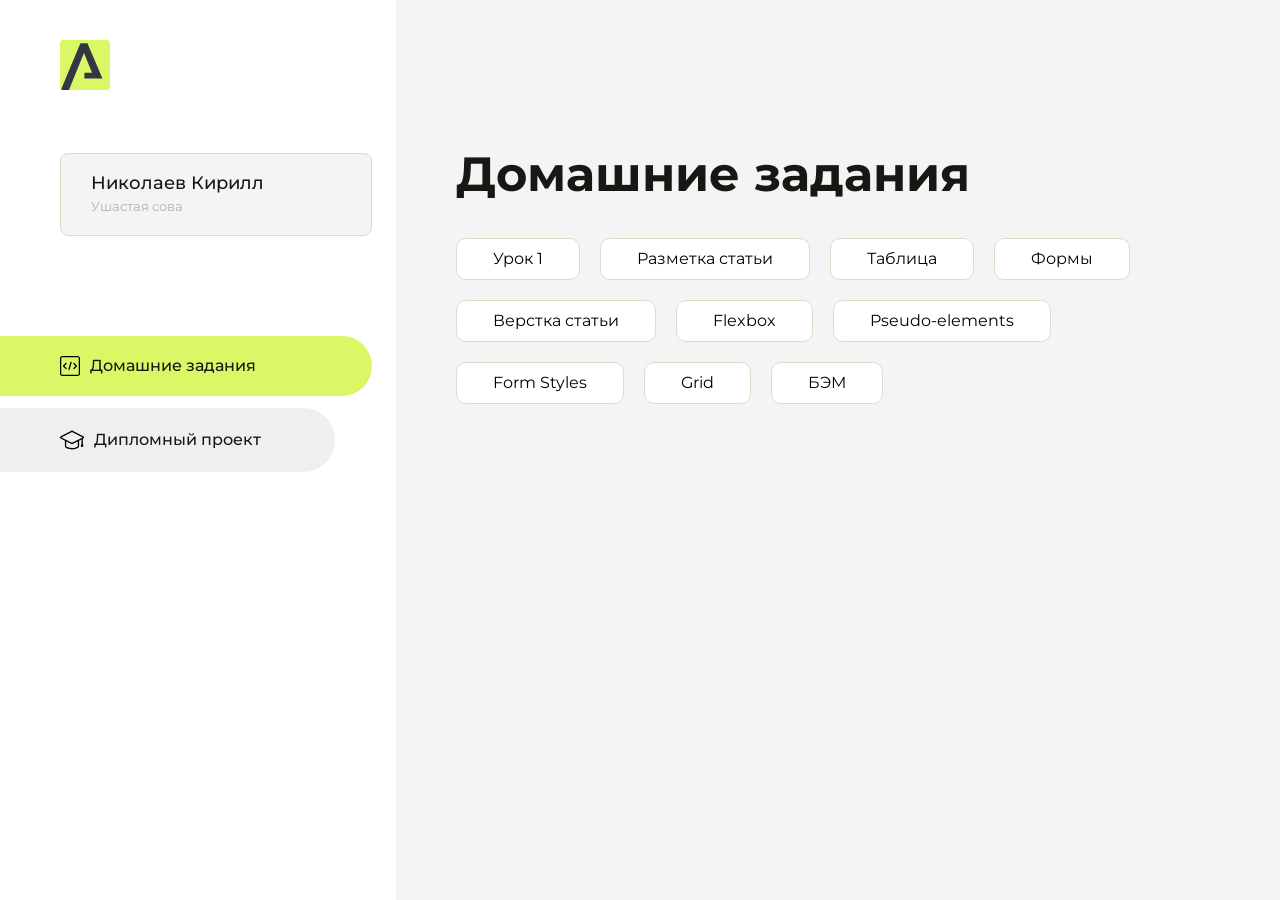
<file: index.html>
<!DOCTYPE html>
<html lang="en">
<head>
    <meta charset="UTF-8">
    <meta name="viewport" content="width=device-width, initial-scale=1.0">
    <title>Домашняя работа</title>
    <link rel="shortcut icon" href="src/logo.ico" type="image/x-icon">
    <link rel="preconnect" href="https://fonts.googleapis.com">
    <link rel="preconnect" href="https://fonts.gstatic.com" crossorigin>
    <link href="https://fonts.googleapis.com/css2?family=Montserrat:wght@400;500;700&family=Rubik:wght@500&display=swap"
          rel="stylesheet">
    <link rel="stylesheet" href="src/style.css">
</head>
<body id="body">
<div class="overlay" id="overlay"></div>
<div class="layout">
    <div class="burger" id="burger">
        <svg viewBox="0 0 24 24" fill="none" xmlns="http://www.w3.org/2000/svg">
            <g id="SVGRepo_bgCarrier" stroke-width="0"></g>
            <g id="SVGRepo_tracerCarrier" stroke-linecap="round" stroke-linejoin="round"></g>
            <g id="SVGRepo_iconCarrier">
                <path d="M4 18L20 18" stroke="#DAF765" stroke-width="2" stroke-linecap="round"></path>
                <path d="M4 12L20 12" stroke="#DAF765" stroke-width="2" stroke-linecap="round"></path>
                <path d="M4 6L20 6" stroke="#DAF765" stroke-width="2" stroke-linecap="round"></path>
            </g>
        </svg>
    </div>
    <aside class="sidebar" id="sidebar">
        <div class="sidebar__inner">
            <div class="logo">
                <svg width="50" height="50" viewBox="0 0 50 50" fill="none" xmlns="http://www.w3.org/2000/svg">
                    <g clip-path="url(#clip0_513_74730)">
                        <path d="M46.17 -0.257004H3.83C1.57281 -0.257004 -0.257 1.57281 -0.257 3.83V46.17C-0.257 48.4272 1.57281 50.257 3.83 50.257H46.17C48.4272 50.257 50.257 48.4272 50.257 46.17V3.83C50.257 1.57281 48.4272 -0.257004 46.17 -0.257004Z"
                              fill="#DAF765"/>
                        <path d="M24.375 38.4H42.461L27.441 3.1585H20.4355C20.4355 3.1585 6.7895 35.881 1.1945 49.294C2.015 50.0275 3.0945 50.257 3.6945 50.257H8.8445L23.954 13.07L32.0465 32.8285H24.375V38.4Z"
                              fill="#323843"/>
                    </g>
                    <defs>
                        <clipPath id="clip0_513_74730">
                            <rect width="50" height="50" fill="white"/>
                        </clipPath>
                    </defs>
                </svg>
            </div>
            <div class="sidebar__user">
                <div class="sidebar__name">Николаев Кирилл</div>
                <div class="sidebar__text">Ушастая сова</div>
            </div>
            <div class="sidebar__tabs">
                <div class="sidebar__item">
                    <button class="sidebar__button active" id="tasks">
                        <svg xmlns="http://www.w3.org/2000/svg" width="20" height="20" viewBox="0 0 20 20" fill="none">
                            <g clip-path="url(#clip0_704_74543)">
                                <path d="M17.7083 20H2.29167C1.0275 20 0 18.9725 0 17.7083V2.29167C0 1.0275 1.0275 0 2.29167 0H17.7083C18.9725 0 20 1.0275 20 2.29167V17.7083C20 18.9725 18.9725 20 17.7083 20ZM2.29167 1.25C1.7175 1.25 1.25 1.7175 1.25 2.29167V17.7083C1.25 18.2825 1.7175 18.75 2.29167 18.75H17.7083C18.2825 18.75 18.75 18.2825 18.75 17.7083V2.29167C18.75 1.7175 18.2825 1.25 17.7083 1.25H2.29167Z"
                                      fill="black"/>
                                <path d="M6.04167 13.125C5.88167 13.125 5.72167 13.0642 5.6 12.9417L3.1 10.4417C2.85583 10.1975 2.85583 9.80167 3.1 9.5575L5.6 7.0575C5.84417 6.81333 6.24 6.81333 6.48417 7.0575C6.72833 7.30167 6.72833 7.6975 6.48417 7.94167L4.42583 10L6.48417 12.0583C6.72833 12.3025 6.72833 12.6983 6.48417 12.9425C6.36167 13.0642 6.20167 13.125 6.04167 13.125Z"
                                      fill="black"/>
                                <path d="M8.95833 14.1667C8.9 14.1667 8.84 14.1583 8.78167 14.1417C8.45083 14.0442 8.26083 13.6967 8.35833 13.3658L10.4417 6.28251C10.5392 5.95084 10.8892 5.76417 11.2175 5.85917C11.5483 5.95667 11.7383 6.30417 11.6408 6.63501L9.5575 13.7183C9.47833 13.9908 9.22833 14.1667 8.95833 14.1667Z"
                                      fill="black"/>
                                <path d="M13.9583 13.125C13.7983 13.125 13.6383 13.0642 13.5167 12.9417C13.2725 12.6975 13.2725 12.3017 13.5167 12.0575L15.575 9.99916L13.5167 7.94083C13.2725 7.69666 13.2725 7.30083 13.5167 7.05666C13.7608 6.81249 14.1567 6.81249 14.4008 7.05666L16.9008 9.55666C17.145 9.80083 17.145 10.1967 16.9008 10.4408L14.4008 12.9408C14.2783 13.0642 14.1183 13.125 13.9583 13.125Z"
                                      fill="black"/>
                            </g>
                            <defs>
                                <clipPath id="clip0_704_74543">
                                    <rect width="20" height="20" fill="white"/>
                                </clipPath>
                            </defs>
                        </svg>
                        <span>Домашние задания</span></button>
                </div>
                <div class="sidebar__item">
                    <button class="sidebar__button" id="diplom">
                        <svg xmlns="http://www.w3.org/2000/svg" width="24" height="24" viewBox="0 0 24 24" fill="none">
                            <g clip-path="url(#clip0_704_74553)">
                                <path d="M23.2628 10.5971C23.7176 10.365 24 9.90375 24 9.39337C24 8.883 23.7176 8.42175 23.2628 8.18962L12.6135 2.75362C12.2291 2.55824 11.7705 2.55787 11.3854 2.75399L0.736875 8.19C0.282375 8.42175 0 8.883 0 9.39337C0 9.90375 0.282375 10.365 0.736875 10.5971L4.89038 12.7177V18.2074C4.89038 19.8154 8.412 21.393 12 21.393C15.5884 21.393 19.1096 19.815 19.1096 18.2074V12.7174L21.4609 11.517V15.8017L20.901 17.2305C20.7409 17.6389 20.7934 18.0994 21.0405 18.4616C21.2876 18.8246 21.6979 19.041 22.1366 19.041C22.5754 19.041 22.9852 18.8246 23.2324 18.462C23.4795 18.099 23.532 17.6385 23.3719 17.2301L22.8124 15.8021V10.827L23.2628 10.5971ZM17.7623 18.1721C17.6198 18.6375 15.3491 20.0419 12 20.0419C8.65088 20.0419 6.38025 18.6375 6.2415 18.2074V12.3037L6.23887 12.3019C6.23812 12.057 6.1065 11.8207 5.87325 11.7019L1.3515 9.39337L12 3.95737L22.6489 9.39337L12 14.8294L5.87325 11.7019C5.54063 11.5331 4.6695 11.6674 4.5 12C4.33012 12.3322 4.55813 12.5479 4.89038 12.7177L11.3857 16.0331C11.5781 16.1314 11.7889 16.1805 12 16.1805C12.2107 16.1805 12.4222 16.1314 12.6146 16.0331L17.7593 13.407L17.7623 18.1721Z"
                                      fill="black"/>
                            </g>
                            <defs>
                                <clipPath id="clip0_704_74553">
                                    <rect width="24" height="24" fill="white"/>
                                </clipPath>
                            </defs>
                        </svg>
                        <span>Дипломный проект</span></button>
                </div>
            </div>
        </div>

    </aside>
    <div class="content">
        <div class="container">
            <div class="content__block" id="tasksBlock">
                <div class="content__title">Домашние задания</div>
                <ul class="content__list">
                    <li class="content__list-item">
                        <a href="hello-arokenru/index.html">Урок 1</a>
                    </li>
                    <li class="content__list-item">
                        <a href="hw-1/index.html">Разметка статьи</a>
                    </li>
                     <li class="content__list-item">
                        <a href="table-homework/index.html">Таблица</a>
                    </li>
                     <li class="content__list-item">
                        <a href="form-homework/index.html">Формы</a>
                    </li>
                     <li class="content__list-item">
                        <a href="fit-studio-work/article.html">Верстка статьи</a>
                    </li>
                     <li class="content__list-item">
                        <a href="flexbox-homework/index.html">Flexbox</a>
                    </li>
                     <li class="content__list-item">
                        <a href="fit-studio-pseudo/article.html">Pseudo-elements</a>
                    </li>
                     <li class="content__list-item">
                        <a href="form-styles/index.html">Form Styles</a>
                     </li>
                    <li class="content__list-item">
                        <a href="grid/index.html">Grid</a>
                    </li>
                    <li class="content__list-item">
                        <a href="fit-studio-work-later/index.html">БЭМ</a>
                    </li>
                </ul>
            </div>
            <div class="content__block hidden" id="diplomBlock">
                <div class="content__title">Дипломный проект</div>
                <div class="content__list-diplom">
                    <a href="ПАПКА-С-НОМЕРОМ-УРОКА">Ссылка на ДЗ</a>
                </div>
                <div class="content__decor">
                    <div class="content__decor-text">Давай проверим, чему ты научился!</div>
                    <div class="content__decor-img">
                        <img src="src/decor.png" alt="decor">
                    </div>
                </div>
            </div>
        </div>
    </div>
</div>
<script src="src/index.js"></script>
</body>
</html>
</file>
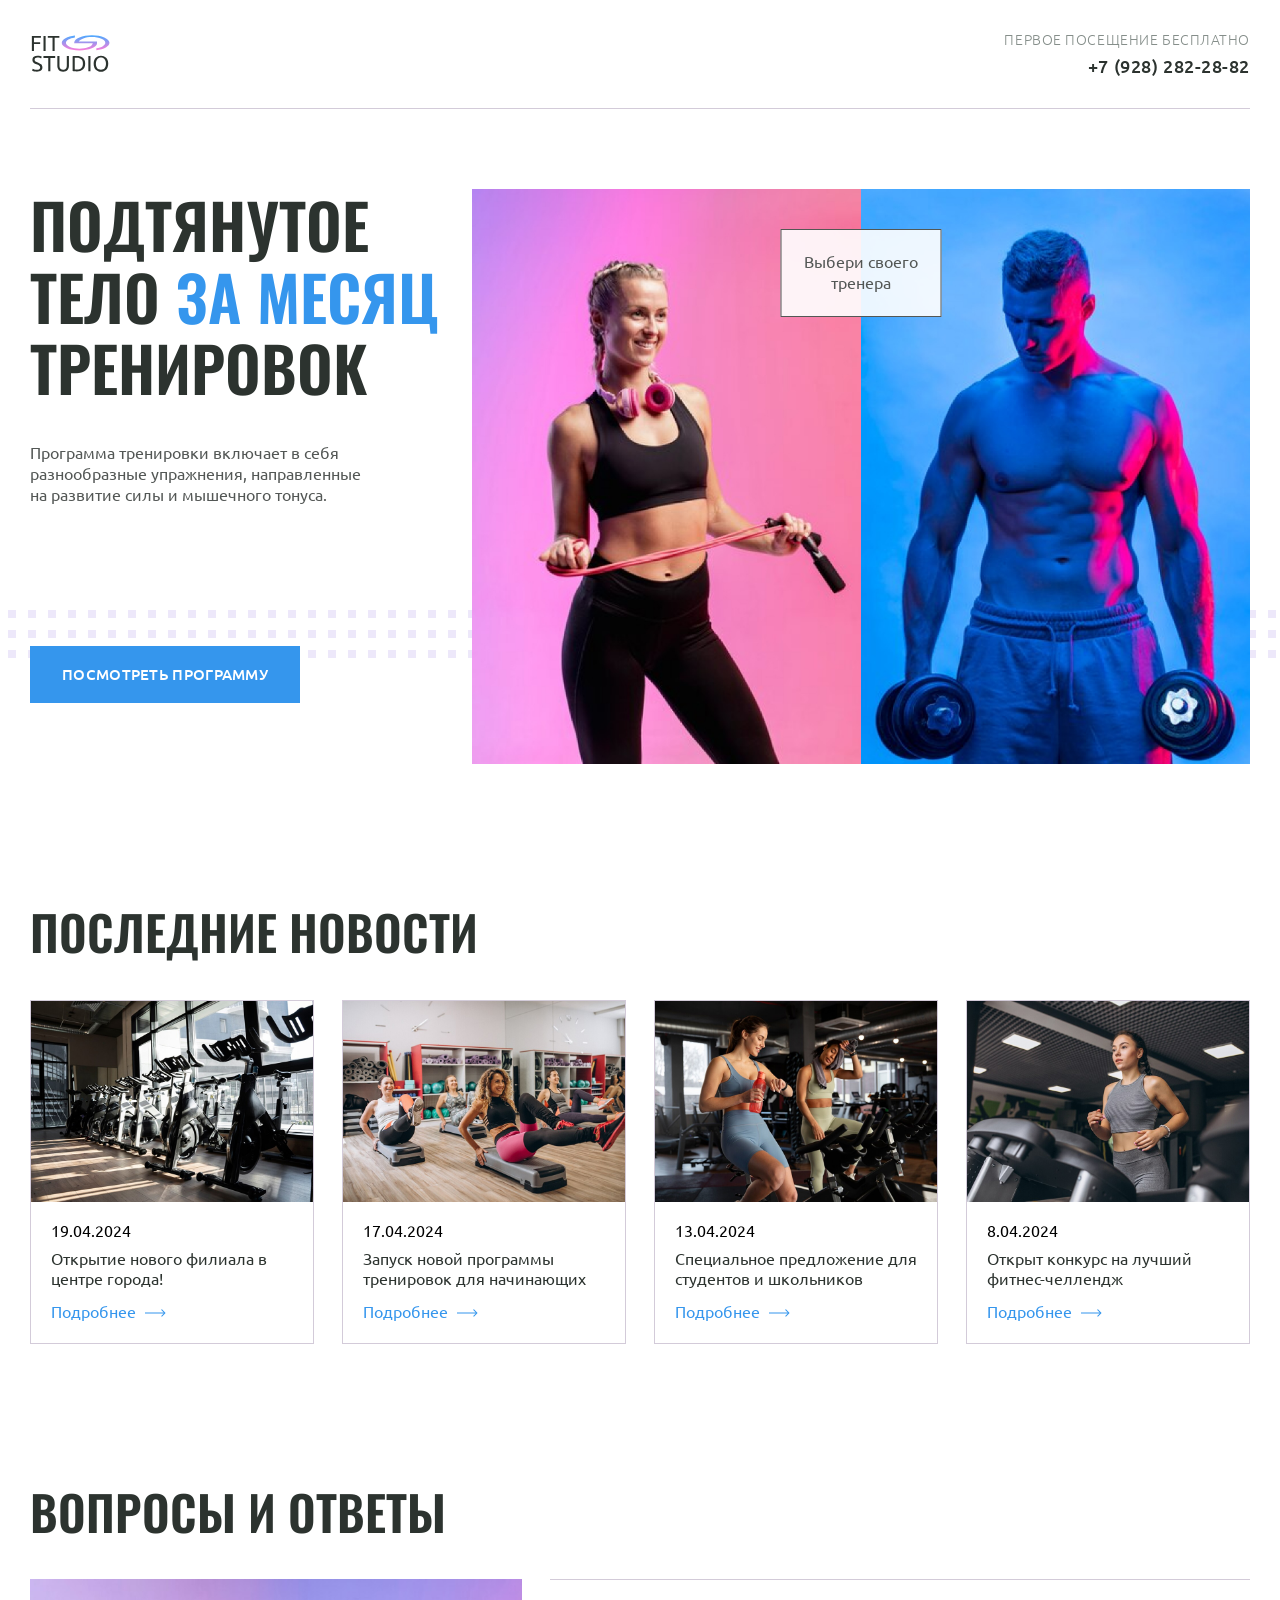
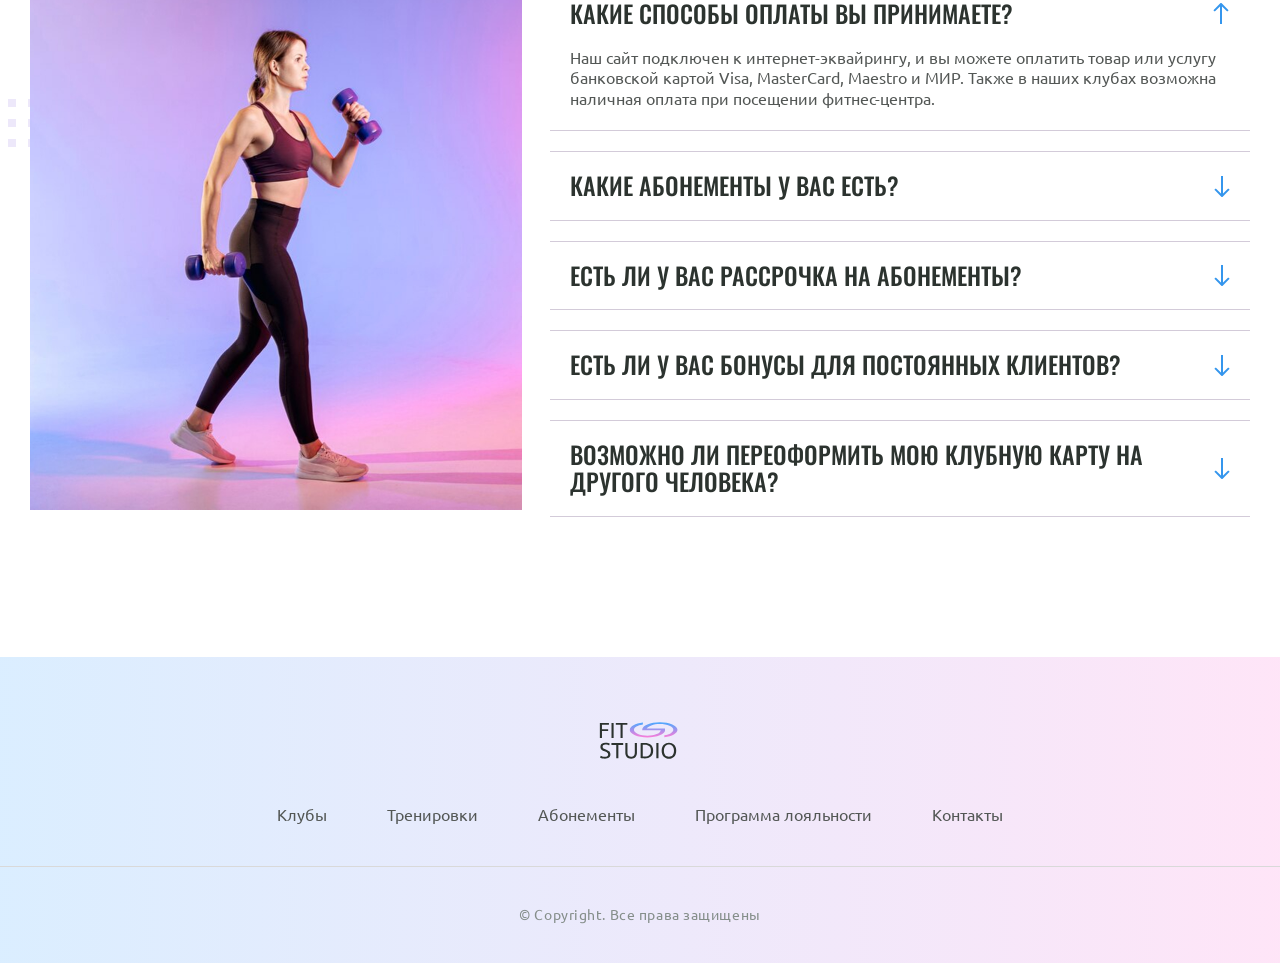
<file: fit-studio-work-later/index.html>
<!doctype html>
<html lang="ru">
  <head>
    <meta charset="UTF-8" />
    <meta name="viewport" content="width=device-width, initial-scale=1.0" />
    <title>Fit Studio - Главная</title>
    <link rel="stylesheet" href="./css/normalize.css" />
    <link rel="stylesheet" href="./css/fonts.css" />
    <link rel="stylesheet" href="./css/global.css" />
    <link rel="stylesheet" href="./css/header.css" />
    <link rel="stylesheet" href="./css/index.css" />
    <link rel="stylesheet" href="./css/footer.css" />
    <link rel="icon" href="./images/favicon.png" type="image/png" />
  </head>
  <body>
    <header class="header">
      <div class="container">
        <div class="header__inner">
          <a href="#" class="header__logo"
            ><img
              class="header__logo-img"
              src="./images/logo-icon.svg"
              alt="Логотип Fit Studio"
              width="84"
              height="45"
          /></a>
          <div class="header__info">
            <p class="header__info-text">Первое посещение бесплатно</p>
            <a class="header__info-phone"  href="tel:+79282822882">+7 (928) 282-28-82</a>
          </div>
        </div>
      </div>
    </header>
    <section class="hero section">
      <div class="container container-hero">
        <div class="hero__info">
          <h1 class="hero__header">Подтянутое тело <strong class="hero__header--accent">за месяц</strong> тренировок</h1>
          <p class="text hero__article ">
            Программа тренировки включает в себя разнообразные упражнения,
            направленные на развитие силы и мышечного тонуса.
          </p>
          <a class="button hero__button" href="#">Посмотреть программу</a>
        </div>
        <div class="hero__images">
          <p class="text hero__choose">Выбери своего тренера</p>
          <img class="hero__image--girl"
            src="./images/sport-girl.jpg"
            width="347"
            height="513"
            alt="Спортивная девушка держит в руках скакалку"
          />
          <!-- alt лучше описывать как можно подробнее для улучшение релевантности поиска -->
          <img class="hero__image--man"
            src="./images/sport-man.jpg"
            width="353"
            height="513"
            alt="Спортивный мужчина держит в руках гантели"
          />
        </div>
      </div>
    </section>
    <section class="news section">
      <div class="container">
        <h2 class="heading news__title">последние новости</h2>
        <div class="news__cards">
          <article class="news__article">
            <header>
              <img  class="news__image"
                src="./images/news/news-img-1.jpg"
                alt="зал с велотренажёрами"
                width="284"
                height="203"
              />
              <div class="news__article-info">
                <time datetime="2024-04-19" class="news__article-date text-sub"
                  >19.04.2024</time
                >
                <h3 class="news__article-text text">Открытие нового филиала в центре города!</h3>
              </div>
            </header>
            <footer class="news__article-footer">
              <a class="news__article-link" href="article.html">Подробнее</a>
            </footer>
          </article>
          <article class="news__article">
            <header>
              <img class="news__image"
                src="./images/news/news-img-2.jpg"
                alt="групповое упражнение женщин на пресс"
                width="284"
                height="203"
              />
              <div class="news__article-info">
                <time datetime="2024-04-17" class="news__article-date text-sub"
                  >17.04.2024</time
                >
                <h3 class="news__article-text text">
                  Запуск новой программы тренировок для начинающих
                </h3>
              </div>
            </header>
            <footer class="news__article-footer">
              <a class="news__article-link" href="article.html">Подробнее</a>
            </footer>
          </article>
          <article class="news__article">
            <header>
              <img class="news__image"
                src="./images/news/news-img-3.jpg"
                alt="две женщины выполняют упражнение на велотренажёре"
                width="284"
                height="203"
              />
              <div class="news__article-info">
                <time datetime="2024-04-13" class="news__article-date text-sub"
                  >13.04.2024</time
                >
                <h3 class="news__article-text text">
                  Специальное предложение для студентов и школьников
                </h3>
              </div>
            </header>
            <footer class="news__article-footer">
              <a class="news__article-link" href="article.html">Подробнее</a>
            </footer>
          </article>
          <article class="news__article">
            <header>
              <img class="news__image"
                src="./images/news/news-img-4.jpg"
                alt="девушка на велодорожке в зале"
                width="284"
                height="203"
              />
              <div class="news__article-info">
                <time datetime="2024-04-8" class="news__article-date text-sub"
                  >8.04.2024</time
                >
                <h3 class="news__article-text text">Открыт конкурс на лучший фитнес-челлендж</h3>
              </div>
            </header>
            <footer class="news__article-footer">
              <a class="news__article-link" href="article.html">Подробнее</a>
            </footer>
          </article>
        </div>
      </div>
    </section>
    <section class="faq section decor">
      <div class="container">
        <h2 class="heading faq__header">Вопросы и ответы</h2>
        <div class="faq__container">
          <img class="faq__image"
            src="./images/sport-girl-2.jpg"
            alt="Девушка в зале в спортивной форме делает упражнение с гантелями"
            width="492"
            height="531"
          />
          <div class="faq__accordion">
            <details class="faq__accordion-details" name="faq" open>
              <summary class="faq__accordion-summary  heading heading--medium ">
                Какие способы оплаты вы принимаете?
              </summary>
              <p class="faq__accordion-info text">
                Наш сайт подключен к интернет-эквайрингу, и вы можете оплатить
                товар или услугу банковской картой Visa, MasterCard, Maestro и
                МИР. Также в наших клубах возможна наличная оплата при посещении
                фитнес-центра.
              </p>
            </details>
            <details class="faq__accordion-details" name="faq">
              <summary class="faq__accordion-summary  heading heading--medium">
                Какие абонементы у вас есть?
              </summary>
              <p class="faq__accordion-info text">
                Наш сайт подключен к интернет-эквайрингу, и вы можете оплатить
                товар или услугу банковской картой Visa, MasterCard, Maestro и
                МИР. Также в наших клубах возможна наличная оплата при посещении
                фитнес-центра.
              </p>
            </details>
            <details class="faq__accordion-details" name="faq">
              <summary class="faq__accordion-summary heading heading--medium">
                Есть ли у вас рассрочка на абонементы?
              </summary>
              <p class="faq__accordion-info text">
                Наш сайт подключен к интернет-эквайрингу, и вы можете оплатить
                товар или услугу банковской картой Visa, MasterCard, Maestro и
                МИР. Также в наших клубах возможна наличная оплата при посещении
                фитнес-центра.
              </p>
            </details>
            <details class="faq__accordion-details" name="faq">
              <summary class="faq__accordion-summary heading heading--medium">
                Есть ли у вас бонусы для постоянных клиентов?
              </summary>
              <p class="faq__accordion-info text">
                Наш сайт подключен к интернет-эквайрингу, и вы можете оплатить
                товар или услугу банковской картой Visa, MasterCard, Maestro и
                МИР. Также в наших клубах возможна наличная оплата при посещении
                фитнес-центра.
              </p>
            </details>
            <details class="faq__accordion-details" name="faq">
              <summary class="faq__accordion-summary  heading heading--medium">
                Возможно ли переоформить мою клубную карту на другого человека?
              </summary>
              <p class="faq__accordion-info text">
                Наш сайт подключен к интернет-эквайрингу, и вы можете оплатить
                товар или услугу банковской картой Visa, MasterCard, Maestro и
                МИР. Также в наших клубах возможна наличная оплата при посещении
                фитнес-центра.
              </p>
            </details>
          </div>
        </div>
      </div>
    </section>
    <footer class="footer">
      <div class="footer__section-top">
        <div class="container">
          <a href="#" class="footer__logo">
            <img class="footer__logo-icon"
              src="./images/logo-icon.svg"
              alt="Логотип Fit Studio"
              width="84"
              height="45"
            />
          </a>
          <nav class="footer__nav-panel">
            <ul class="footer__menu">
              <li><a class="footer__menu-link" href="#">Клубы</a></li>
              <li><a class="footer__menu-link" href="#">Тренировки</a></li>
              <li><a class="footer__menu-link" href="#">Абонементы</a></li>
              <li><a class="footer__menu-link" href="#">Программа лояльности</a></li>
              <li><a class="footer__menu-link" href="#">Контакты</a></li>
            </ul>
          </nav>
        </div>
      </div>
      <div class="footer__section-bottom container">
        <p class="copyright">&copy; Copyright. Все права защищены</p>
      </div>
    </footer>
  </body>
</html>
</file>
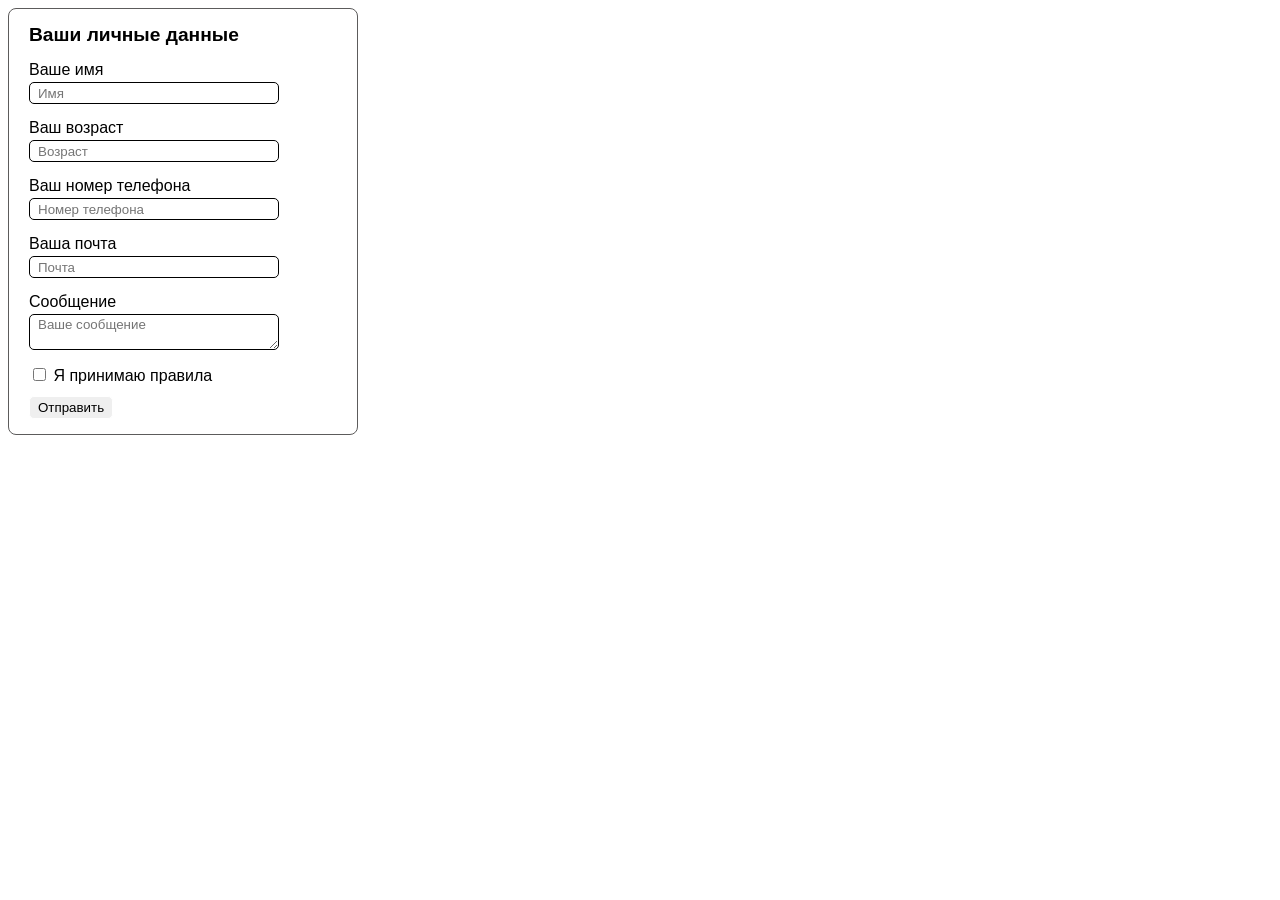
<file: form-homework/index.html>
<!doctype html>
<html lang="en">
  <head>
    <meta charset="UTF-8" />
    <meta name="viewport" content="width=device-width, initial-scale=1.0" />
    <title>FormHomework</title>
    <link rel="stylesheet" href="./style/style.css" />
  </head>
  <body>
    <form class="form">
      <fieldset class="form-group">
        <label class="form-group-title">Ваши личные данные</label>

        <label class="label">
          Ваше имя
          <input
            type="text"
            name="name"
            class="input-zone"
            placeholder="Имя"
            required
          />
        </label>

        <label class="label">
          Ваш возраст
          <input
            type="number"
            name="age"
            class="input-zone"
            placeholder="Возраст"
            required
          />
        </label>

        <label class="label">
          Ваш номер телефона
          <input
            type="tel"
            name="tel"
            class="input-zone"
            placeholder="Номер телефона"
            required
          />
        </label>

        <label class="label">
          Ваша почта
          <input
            type="email"
            name="email"
            class="input-zone"
            placeholder="Почта"
            required
          />
        </label>

        <fieldset class="form-group">
          <label class="label">
            Сообщение
            <textarea
              name="message"
              class="input-zone"
              placeholder="Ваше сообщение"
            ></textarea>
          </label>

          <label class="checkbox">
            <input type="checkbox" class="checkbox" required />
            Я принимаю правила
          </label>
        </fieldset>
        <button type="submit" class="button">Отправить</button>
      </fieldset>
    </form>
  </body>
</html>
</file>
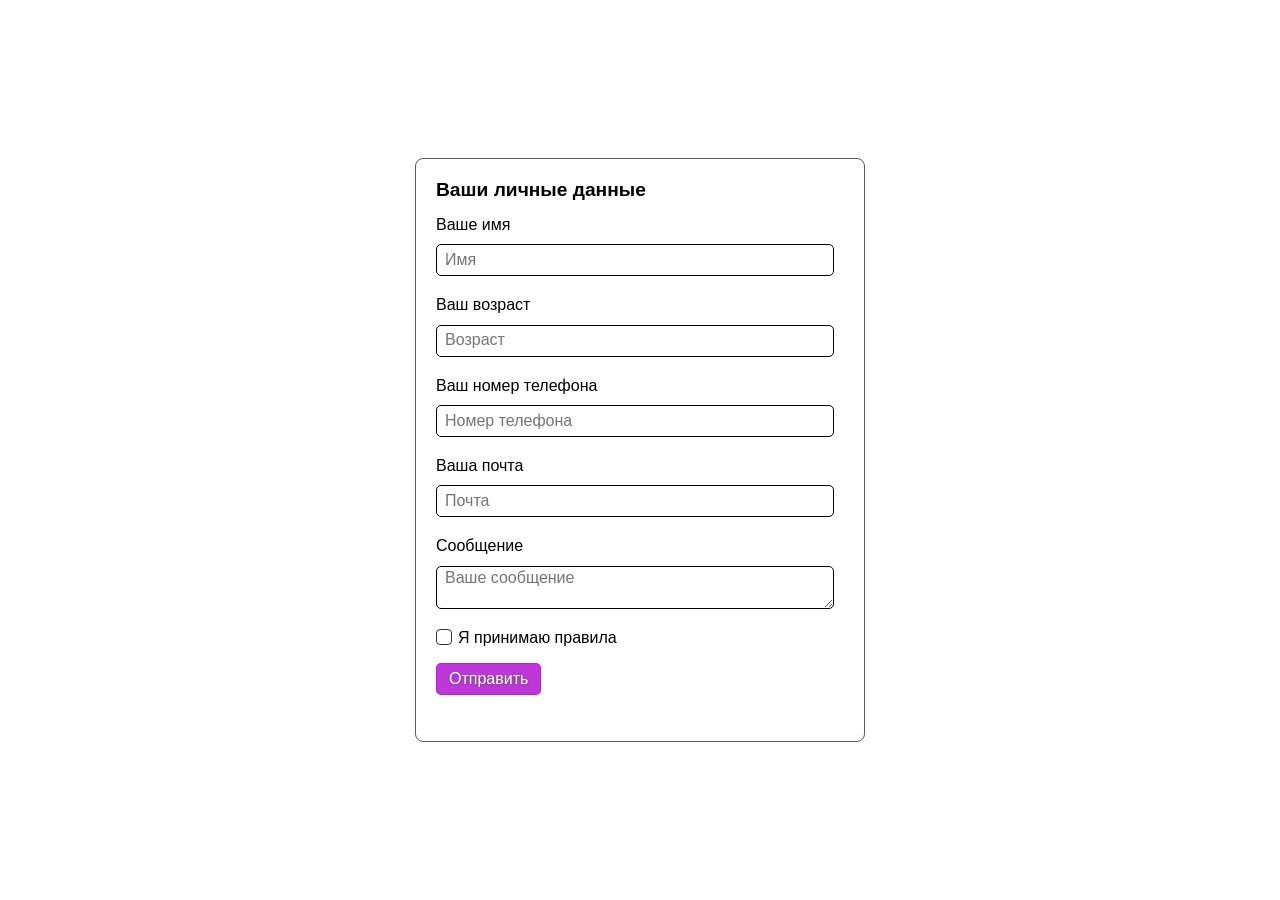
<file: form-styles/index.html>
<!doctype html>
<html lang="en">
  <head>
    <meta charset="UTF-8" />
    <meta name="viewport" content="width=device-width, initial-scale=1.0" />
    <title>FormStyles</title>
    <link rel="stylesheet" href="./style/normalize.css" />
    <link rel="stylesheet" href="./style/style.css" />
  </head>
  <body>
    <form class="form">
      <fieldset class="form-group">
        <legend class="form-group-title">Ваши личные данные</legend>

        <label class="label">
          Ваше имя
          <input 
            type="text"
            name="name"
            class="input-zone"
            placeholder="Имя"
            required 
          />
        </label>

        <label class="label">
          Ваш возраст
          <input
            type="number"
            name="age"
            class="input-zone"
            placeholder="Возраст"
            required
          />
        </label>

        <label class="label">
          Ваш номер телефона
          <input
            type="tel"
            name="tel"
            class="input-zone"
            placeholder="Номер телефона"
            required
          />
        </label>

        <label class="label">
          Ваша почта
          <input
            type="email"
            name="email"
            class="input-zone"
            placeholder="Почта"
            required
          />
        </label>

        <fieldset class="form-group">
          <label class="label">
            Сообщение
            <textarea
              name="message"
              class="input-zone"
              placeholder="Ваше сообщение"
            ></textarea>
          </label>

          <label class="checkbox-label">
            <input type="checkbox" class="checkbox" required />
            Я принимаю правила
          </label>
        </fieldset>
        <button type="submit" class="button" >Отправить</button>
      </fieldset>
    </form>
  </body>
</html>
</file>
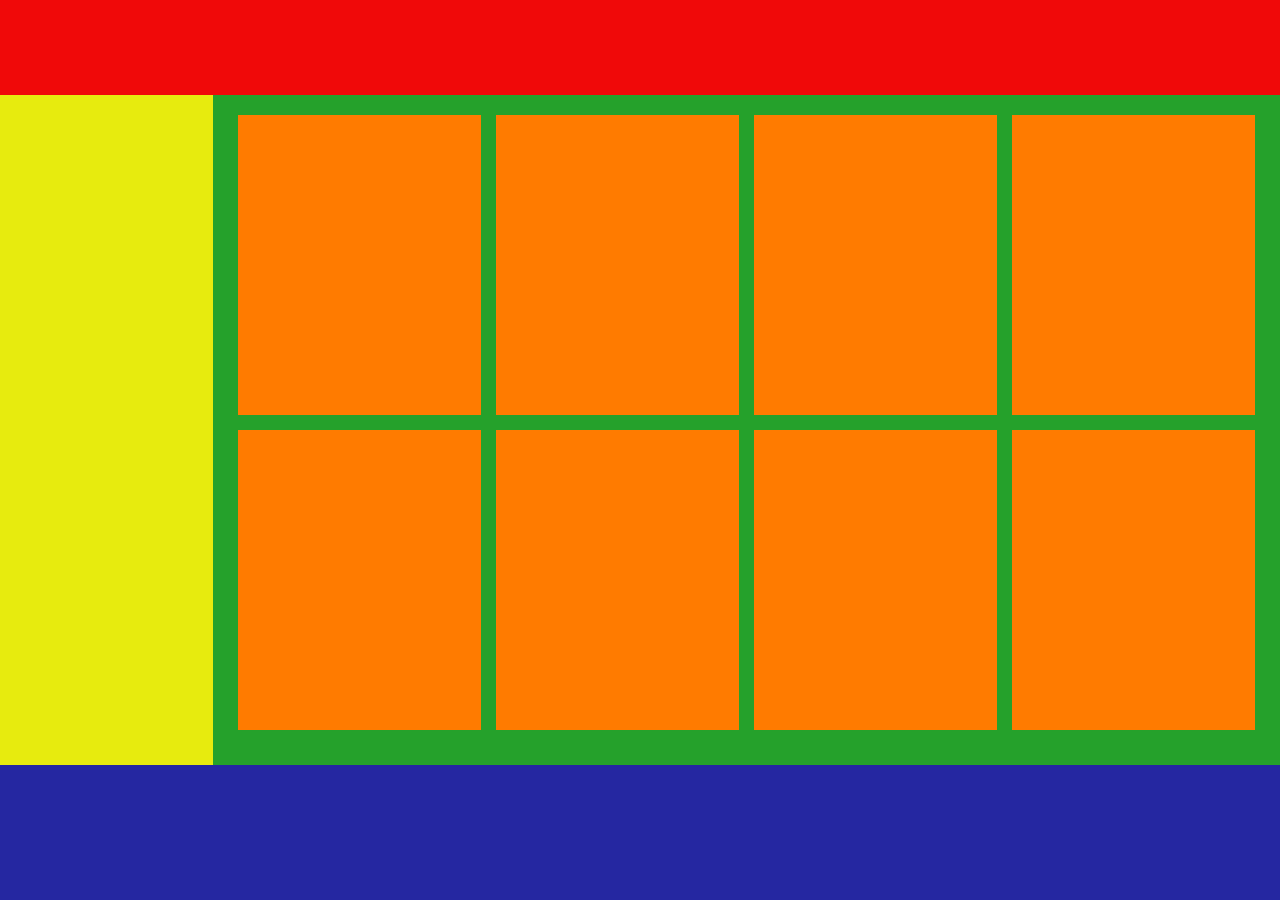
<file: Grid-homework/index.html>
<!doctype html>
<html lang="ru">
  <head>
    <meta charset="UTF-8" />
    <meta name="viewport" content="width=device-width, initial-scale=1.0" />
    <title>Grid-homework</title>
    <link rel="stylesheet" href="./css/style.css" />
  </head>
  <body>
    <div class="wrapper">
      <header class="header"></header>
      <aside class="aside"></aside>
      <main class="main">
        <div class="container">
          <article class="article"></article>
          <article class="article"></article>
          <article class="article"></article>
          <article class="article"></article>
          <article class="article"></article>
          <article class="article"></article>
          <article class="article"></article>
          <article class="article"></article>
        </div>
      </main>
      <footer class="footer"></footer>
    </div>
  </body>
</html>
</file>
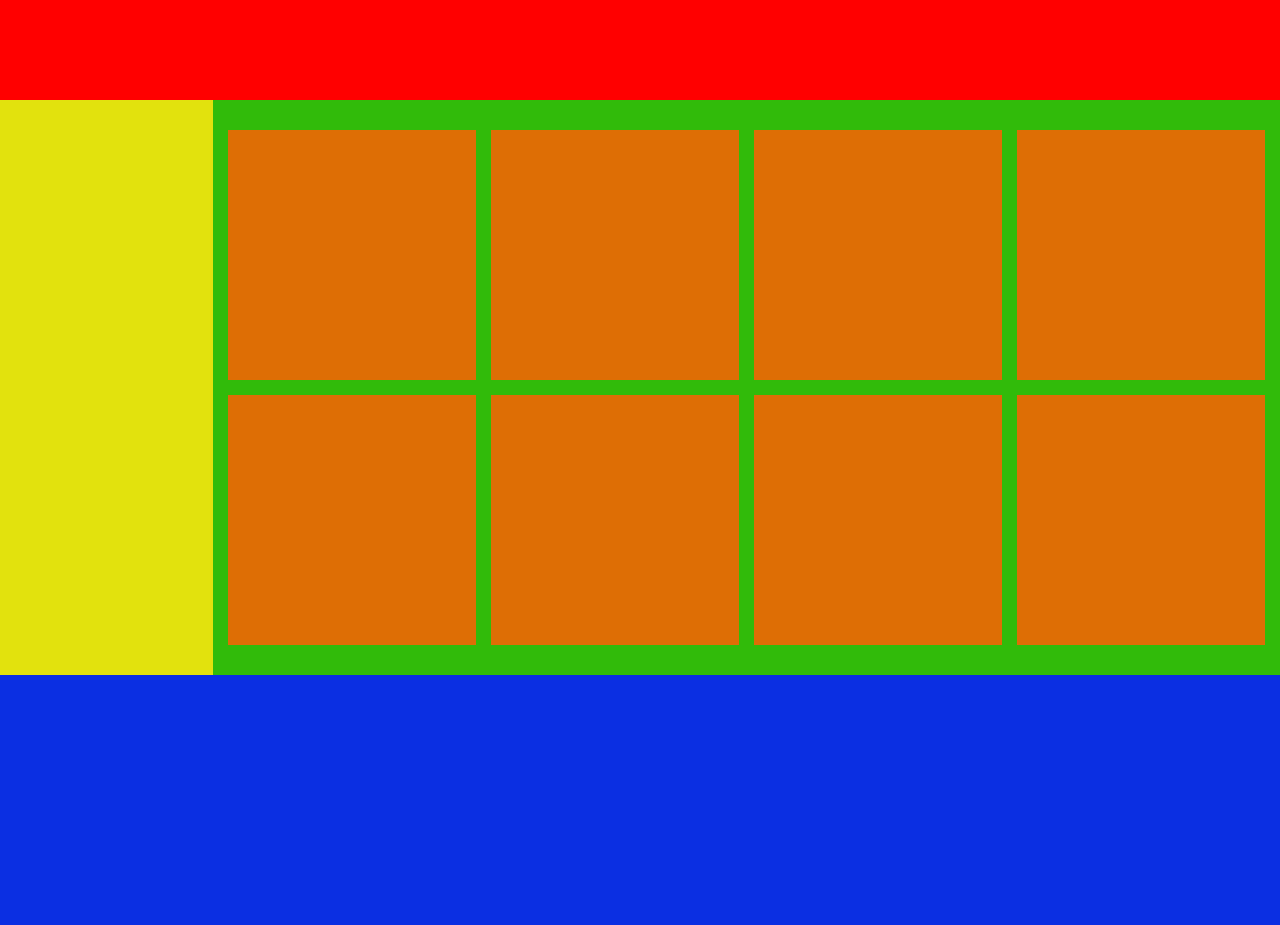
<file: grid/index.html>
<!DOCTYPE html>
<html lang="ru">
  <head>
    <meta charset="UTF-8" />
    <meta name="viewport" content="width=device-width, initial-scale=1.0" />
    <title>Grid</title>
    <link rel="stylesheet" href="./css/style.css" />
  </head>
  <body>
    <div class="wrapper">
      <header class="header"></header>
      <aside class="aside"></aside>
      <main class="main">
        <div class="container">
          <article class="article"></article>
          <article class="article"></article>
          <article class="article"></article>
          <article class="article"></article>
          <article class="article"></article>
          <article class="article"></article>
          <article class="article"></article>
          <article class="article"></article>
        </div>
      </main>
      <footer class="footer"></footer>
    </div>
  </body>
</html>
</file>
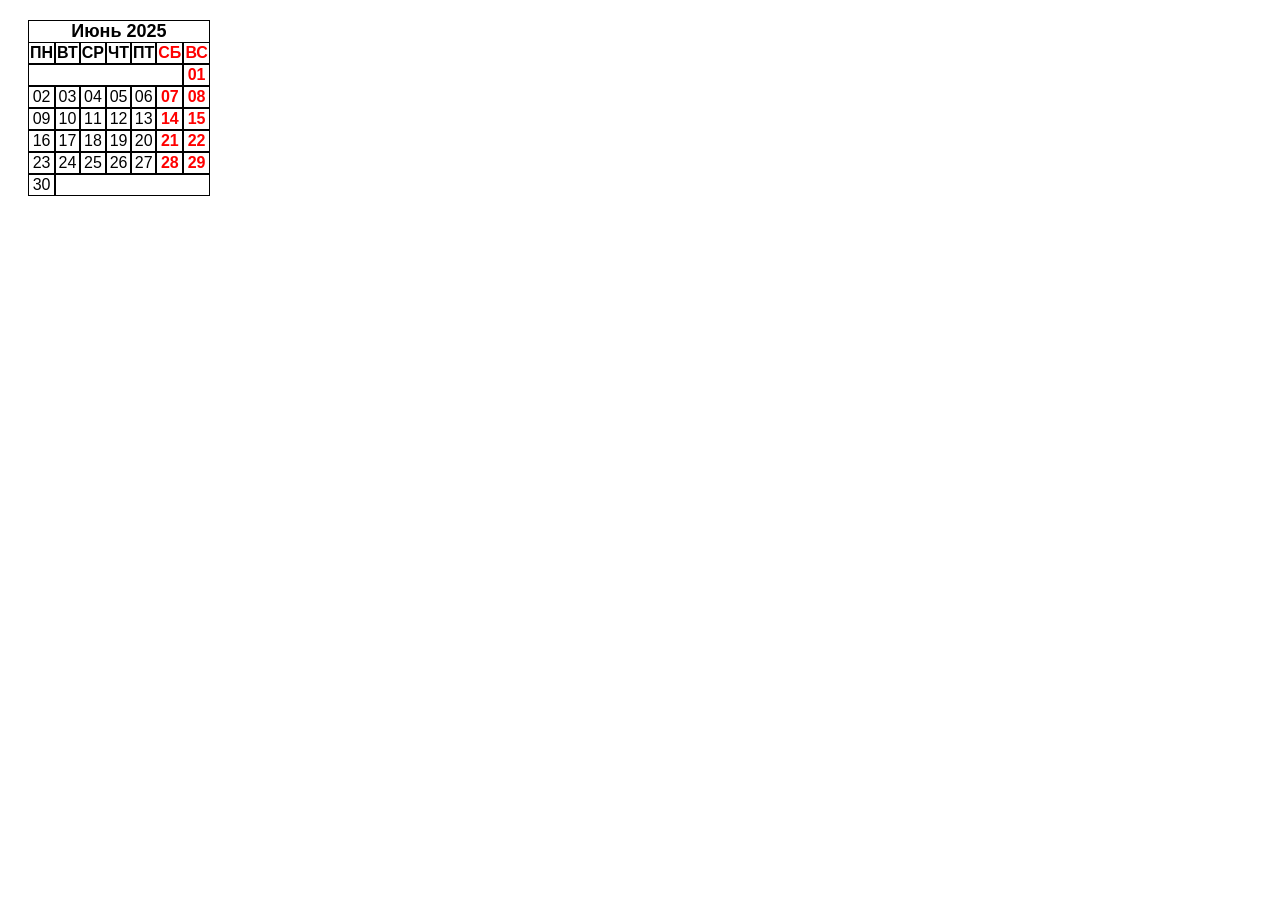
<file: table-homework/index.html>
<!doctype html>
<html lang="en">
  <head>
    <meta charset="UTF-8" />
    <meta name="viewport" content="width=device-width, initial-scale=1.0" />
    <title>HW-Table</title>
    <link rel="stylesheet" href="./style/style.css" />
  </head>
  <body>
    <table>
      <caption>
        Июнь 2025
      </caption>
      <thead>
        <tr>
          <th>ПН</th>
          <th>ВТ</th>
          <th>СР</th>
          <th>ЧТ</th>
          <th>ПТ</th>
          <th class="free">СБ</th>
          <th class="free">ВС</th>
        </tr>
      </thead>
      <tbody>
        <tr>
          <td colspan="6"></td>
          <td class="free">01</td>
        </tr>
        <tr>
          <td>02</td>
          <td>03</td>
          <td>04</td>
          <td>05</td>
          <td>06</td>
          <td class="free">07</td>
          <td class="free">08</td>
        </tr>
        <tr>
          <td>09</td>
          <td>10</td>
          <td>11</td>
          <td>12</td>
          <td>13</td>
          <td class="free">14</td>
          <td class="free">15</td>
        </tr>
        <tr>
          <td>16</td>
          <td>17</td>
          <td>18</td>
          <td>19</td>
          <td>20</td>
          <td class="free">21</td>
          <td class="free">22</td>
        </tr>
        <tr>
          <td>23</td>
          <td>24</td>
          <td>25</td>
          <td>26</td>
          <td>27</td>
          <td class="free">28</td>
          <td class="free">29</td>
        </tr>
        <tr>
          <td>30</td>
          <td colspan="6"></td>
        </tr>
      </tbody>
    </table>
  </body>
</html>
</file>
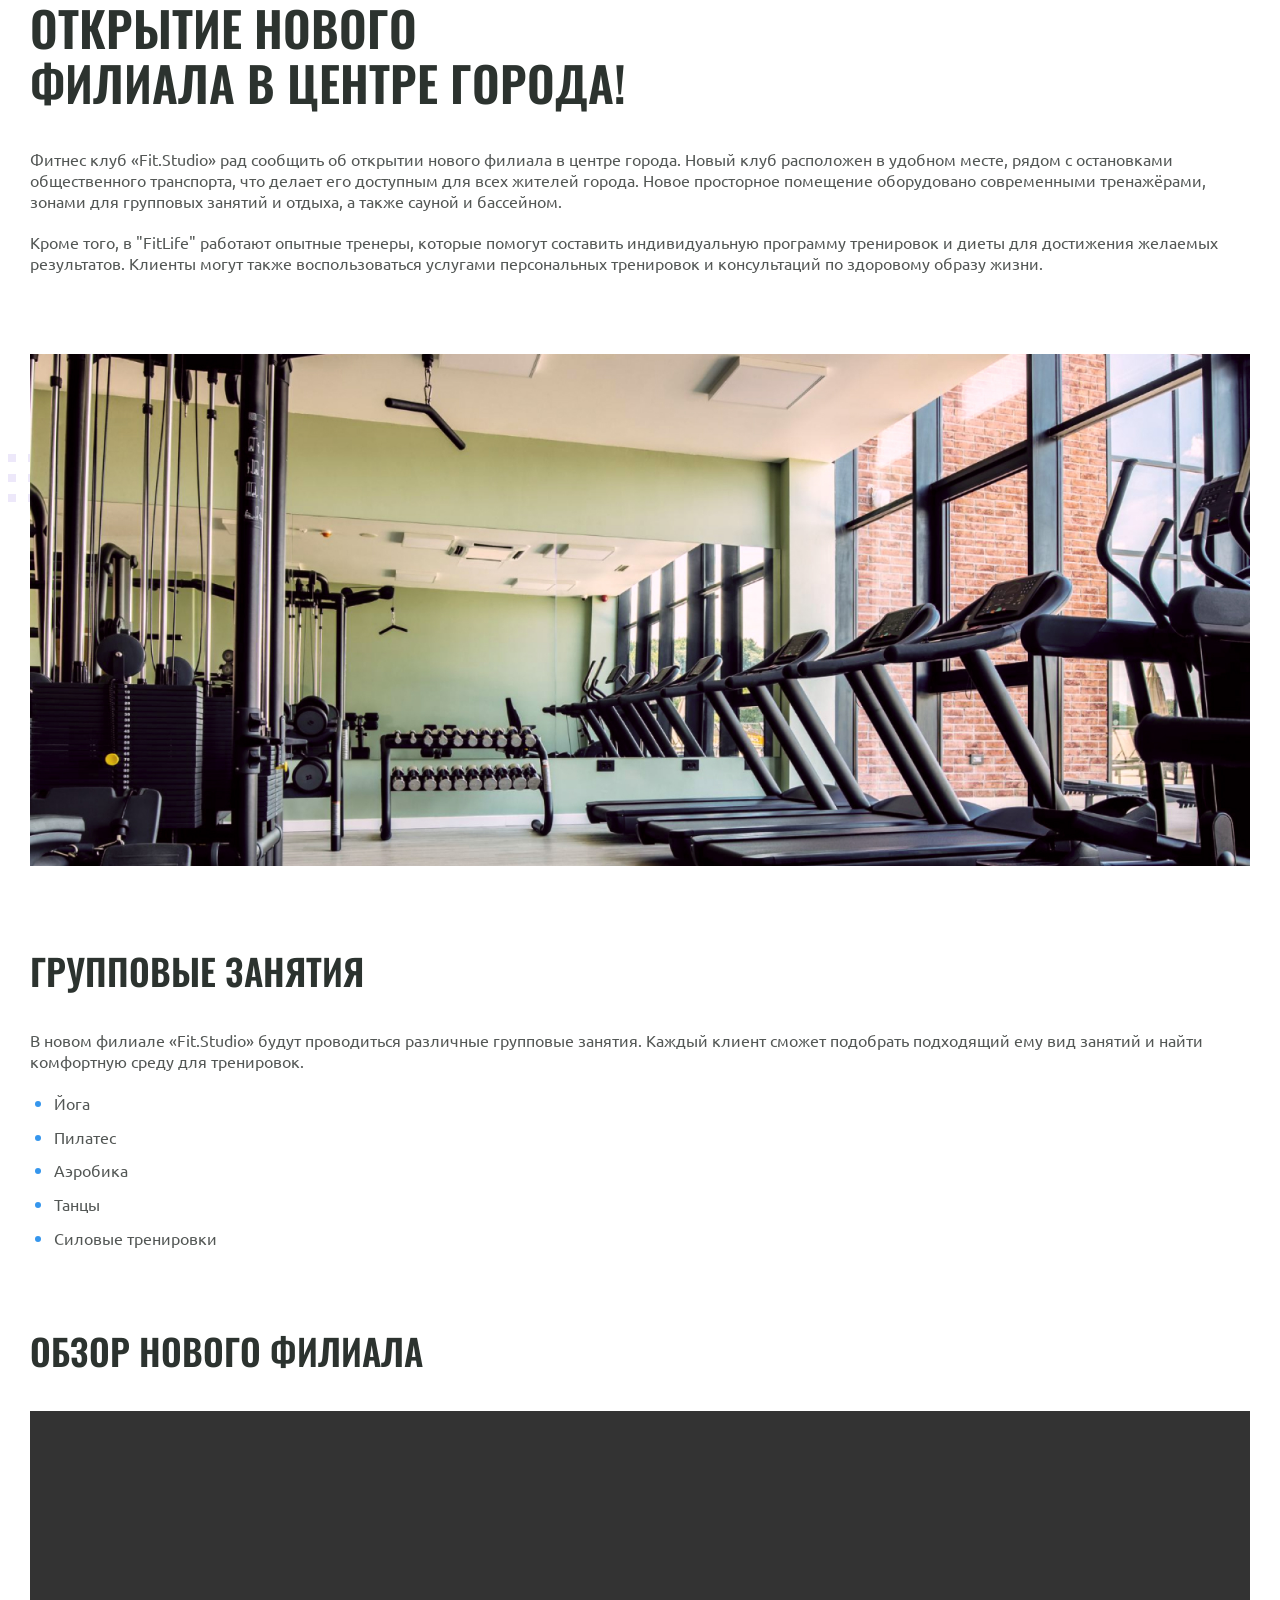
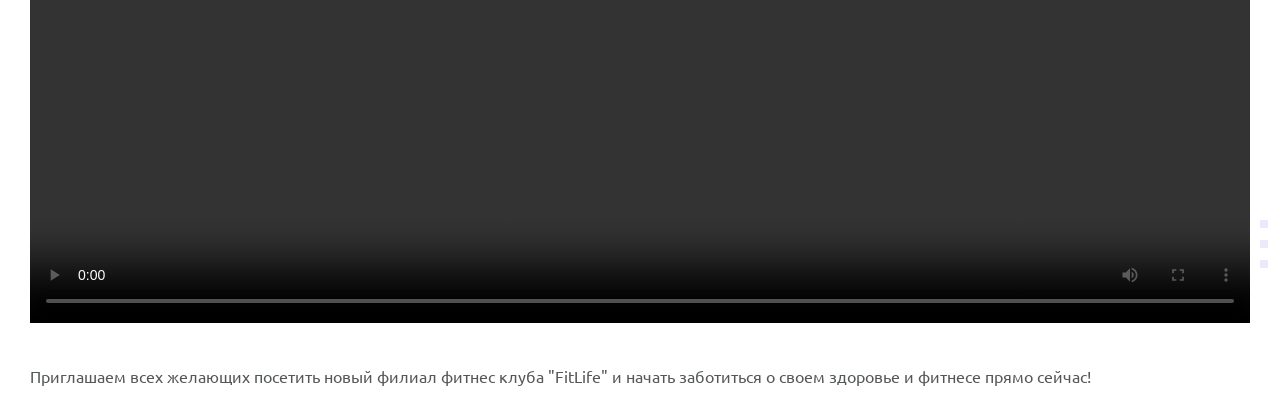
<file: fit-studio-pseudo/article.html>
<!doctype html>
<html lang="ru">
  <head>
    <meta charset="UTF-8" />
    <meta name="viewport" content="width=device-width, initial-scale=1.0" />
    <title>Fit Studio - Открытие нового филиала!</title>
    <link rel="stylesheet" href="./css/normalize.css" />
    <link rel="stylesheet" href="./css/fonts.css" />
    <link rel="stylesheet" href="./css/article.css" />
  </head>
  <body>
    <article class="article">
      <div class="container">
        <section>
          <h1 class="article-title article-title-large">
            Открытие нового филиала в центре города!
          </h1>
          <p class="article-text">
            Фитнес клуб «Fit.Studio» рад сообщить об открытии нового филиала
            в центре города. Новый клуб расположен в удобном месте, рядом
            с остановками общественного транспорта, что делает его доступным
            для всех жителей города. Новое просторное помещение оборудовано
            современными тренажёрами, зонами для групповых занятий и отдыха,
            а также сауной и бассейном.
          </p>
          <p class="article-text article-text-bottom">
            Кроме того, в "FitLife" работают опытные тренеры, которые помогут
            составить индивидуальную программу тренировок и диеты для достижения
            желаемых результатов. Клиенты могут также воспользоваться услугами
            персональных тренировок и консультаций по здоровому образу жизни.
          </p>
          <div class="article-img-decor-wrapper article-img-decor-wrapper-1">
            <img src="./images/gym-img.jpg" alt="Фото зала" class="img-gym" />
          </div>
        </section>
        <section>
          <h2 class="article-title article-title-normal">Групповые занятия</h2>
          <p class="article-text">
            В новом филиале «Fit.Studio» будут проводиться различные групповые
            занятия. Каждый клиент сможет подобрать подходящий ему вид занятий
            и найти комфортную среду для тренировок.
          </p>
          <ul class="article-list article-text-bottom">
            <li class="article-item">Йога</li>
            <li class="article-item">Пилатес</li>
            <li class="article-item">Аэробика</li>
            <li class="article-item">Танцы</li>
            <li class="article-item">Силовые тренировки</li>
          </ul>
        </section>
        <section>
          <h2 class="article-title article-title-normal">
            Обзор нового филиала
          </h2>
          <div class="article-img-decor-wrapper article-img-decor-wrapper-2">
            <div class="decor-play">
              <img
                src="./images/play-icon.svg"
                alt=""
                width="24px"
                height="24px"
              />
            </div>
            <video src="./videos/gym-video.mp4" class="video" controls></video>
          </div>
          <p class="article-text">
            Приглашаем всех желающих посетить новый филиал фитнес клуба
            "FitLife" и начать заботиться о своем здоровье и фитнесе прямо
            сейчас!
          </p>
        </section>
      </div>
    </article>
  </body>
</html>
</file>
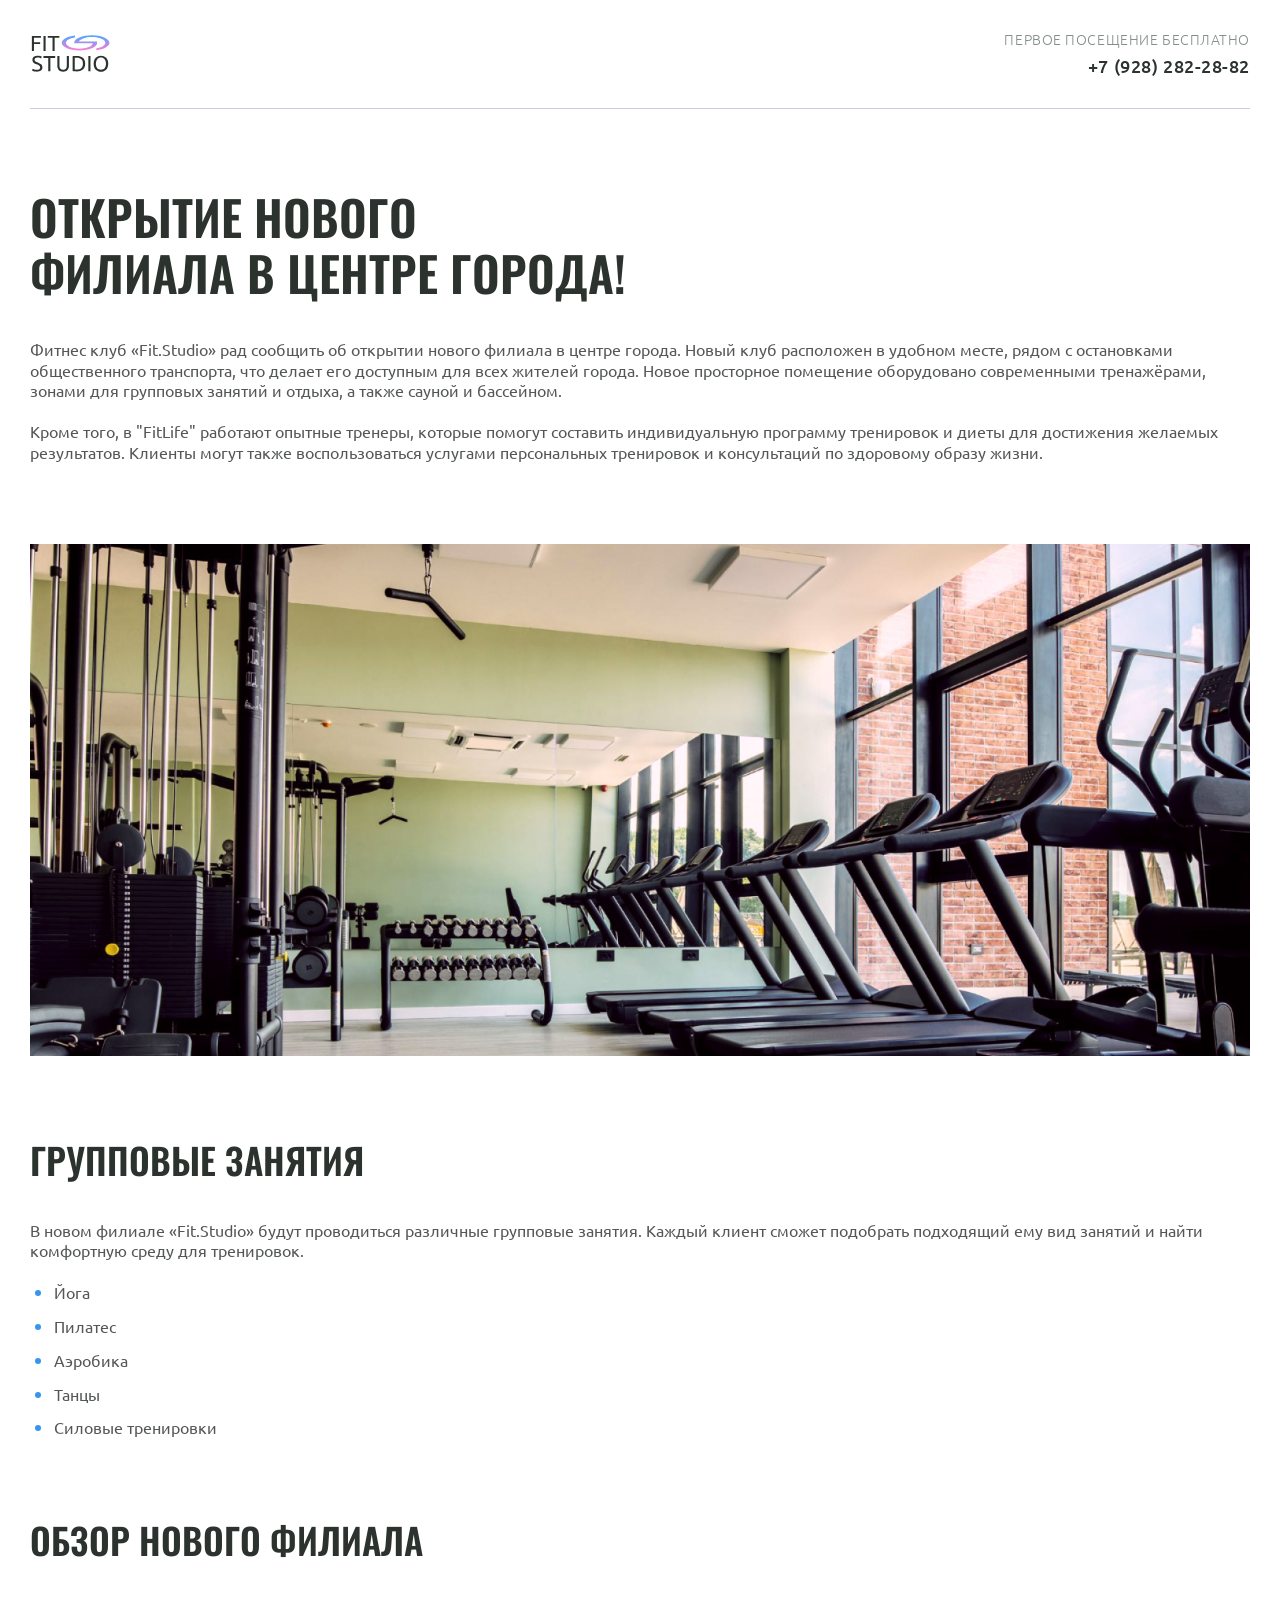
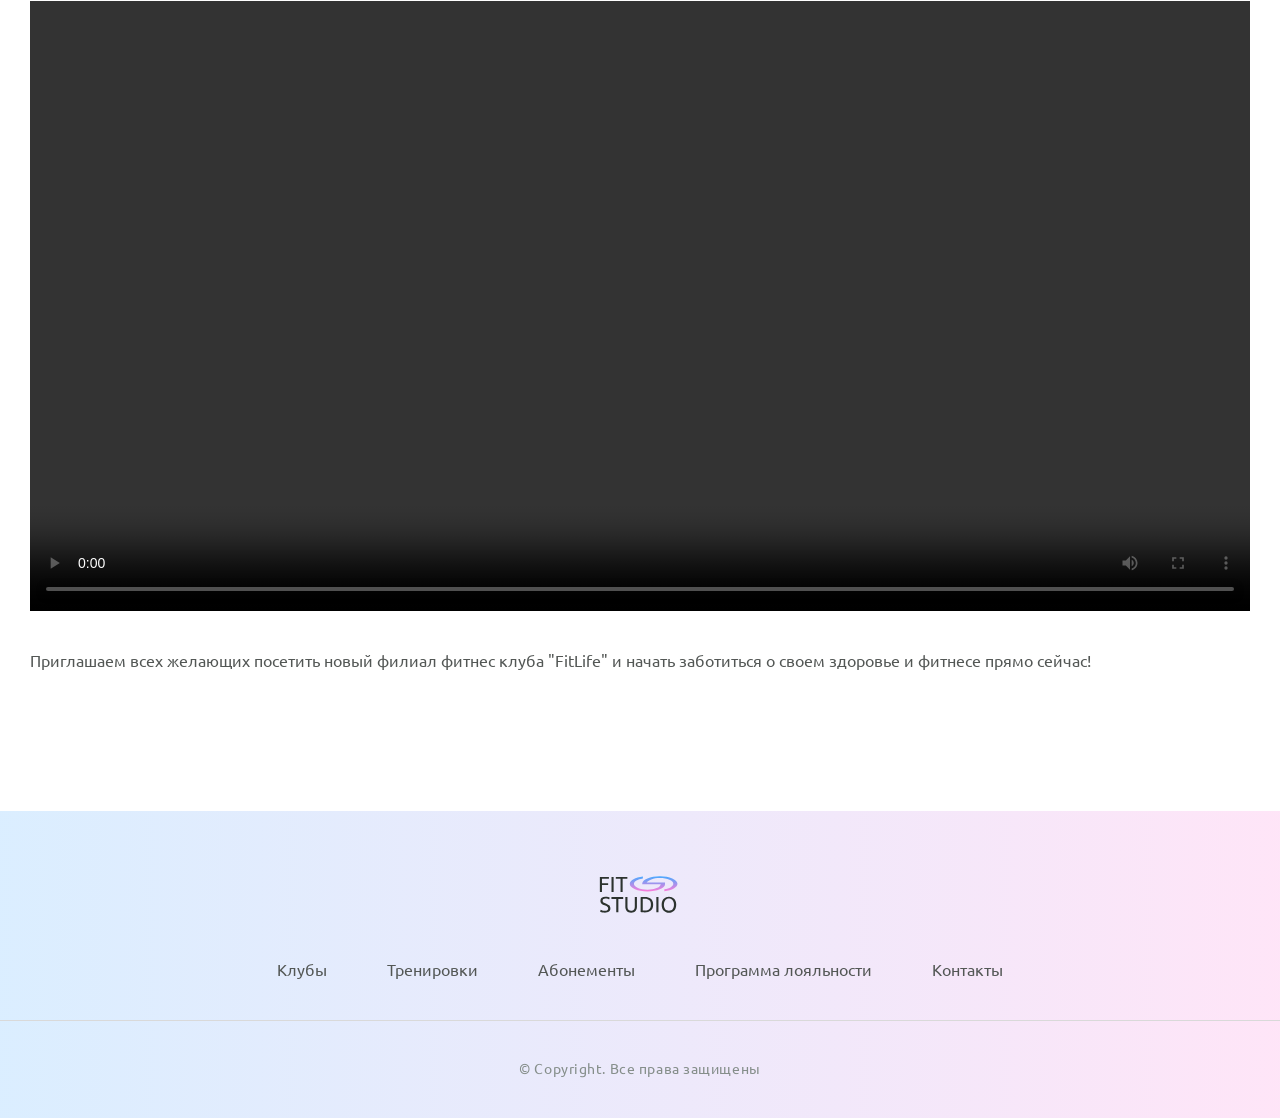
<file: fit-studio-work-later/article.html>
<!doctype html>
<html lang="ru">
  <head>
    <meta charset="UTF-8" />
    <meta name="viewport" content="width=device-width, initial-scale=1.0" />
    <title>Fit Studio - Открытие нового филиала!</title>
    <link rel="stylesheet" href="./css/normalize.css" />
    <link rel="stylesheet" href="./css/fonts.css" />
    <link rel="stylesheet" href="./css/global.css" />
    <link rel="stylesheet" href="./css/header.css" />
    <link rel="stylesheet" href="./css/article.css" />
    <link rel="stylesheet" href="./css/footer.css" />
    <link rel="icon" href="./images/favicon.png" type="image/png" />
  </head>
  <body>
    <header class="header">
      <div class="container">
        <div class="header__inner">
          <a href="#" class="header__logo"
            ><img
              class="header__logo-img"
              src="./images/logo-icon.svg"
              alt="Логотип Fit Studio"
              width="84"
              height="45"
          /></a>
          <div class="header__info">
            <p class="header__info-text">Первое посещение бесплатно</p>
            <a class="header__info-phone" href="tel:+79282822882"
              >+7 (928) 282-28-82</a
            >
          </div>
        </div>
      </div>
    </header>
    <article class="column">
      <div class="container">
        <section class="article">
          <h1 class="heading">Открытие нового филиала в центре города!</h1>
          <p class="article__text">
            Фитнес клуб «Fit.Studio» рад сообщить об открытии нового филиала
            в центре города. Новый клуб расположен в удобном месте, рядом
            с остановками общественного транспорта, что делает его доступным
            для всех жителей города. Новое просторное помещение оборудовано
            современными тренажёрами, зонами для групповых занятий и отдыха,
            а также сауной и бассейном.
          </p>
          <p class="article__text article__text--bottom">
            Кроме того, в "FitLife" работают опытные тренеры, которые помогут
            составить индивидуальную программу тренировок и диеты для достижения
            желаемых результатов. Клиенты могут также воспользоваться услугами
            персональных тренировок и консультаций по здоровому образу жизни.
          </p>
          <div class="decor decor__wrapper decor__wrapper--top">
            <img
              src="./images/gym-img.jpg"
              alt="Фото зала"
              class="article__image"
            />
          </div>
        </section>
        <section class="article">
          <h2 class="heading heading--normal">Групповые занятия</h2>
          <p class="article__text">
            В новом филиале «Fit.Studio» будут проводиться различные групповые
            занятия. Каждый клиент сможет подобрать подходящий ему вид занятий
            и найти комфортную среду для тренировок.
          </p>
          <ul class="article__list">
            <li class="article__list-item">Йога</li>
            <li class="article__list-item">Пилатес</li>
            <li class="article__list-item">Аэробика</li>
            <li class="article__list-item">Танцы</li>
            <li class="article__list-item">Силовые тренировки</li>
          </ul>
        </section>
        <section>
          <h2 class="heading heading--normal">Обзор нового филиала</h2>
          <div class="decor decor__wrapper decor__wrapper--bottom">
            <div class="decor__play button">
              <img
                class="decor__play-icon"
                src="./images/play-icon.svg"
                alt="Запустить"
                width="24px"
                height="24px"
              />
            </div>
            <video src="./videos/gym-video.mp4" class="video" controls></video>
          </div>
          <p class="article__text">
            Приглашаем всех желающих посетить новый филиал фитнес клуба
            "FitLife" и начать заботиться о своем здоровье и фитнесе прямо
            сейчас!
          </p>
        </section>
      </div>
    </article>
    <footer class="footer">
      <div class="footer__section-top">
        <div class="container">
          <a href="#" class="footer__logo">
            <img
              class="footer__logo-icon"
              src="./images/logo-icon.svg"
              alt="Логотип Fit Studio"
              width="84"
              height="45"
            />
          </a>
          <nav class="footer__nav-panel">
            <ul class="footer__menu">
              <li><a class="footer__menu-link" href="#">Клубы</a></li>
              <li><a class="footer__menu-link" href="#">Тренировки</a></li>
              <li><a class="footer__menu-link" href="#">Абонементы</a></li>
              <li>
                <a class="footer__menu-link" href="#">Программа лояльности</a>
              </li>
              <li><a class="footer__menu-link" href="#">Контакты</a></li>
            </ul>
          </nav>
        </div>
      </div>
      <div class="footer__section-bottom container">
        <p class="copyright">&copy; Copyright. Все права защищены</p>
      </div>
    </footer>
  </body>
</html>
</file>
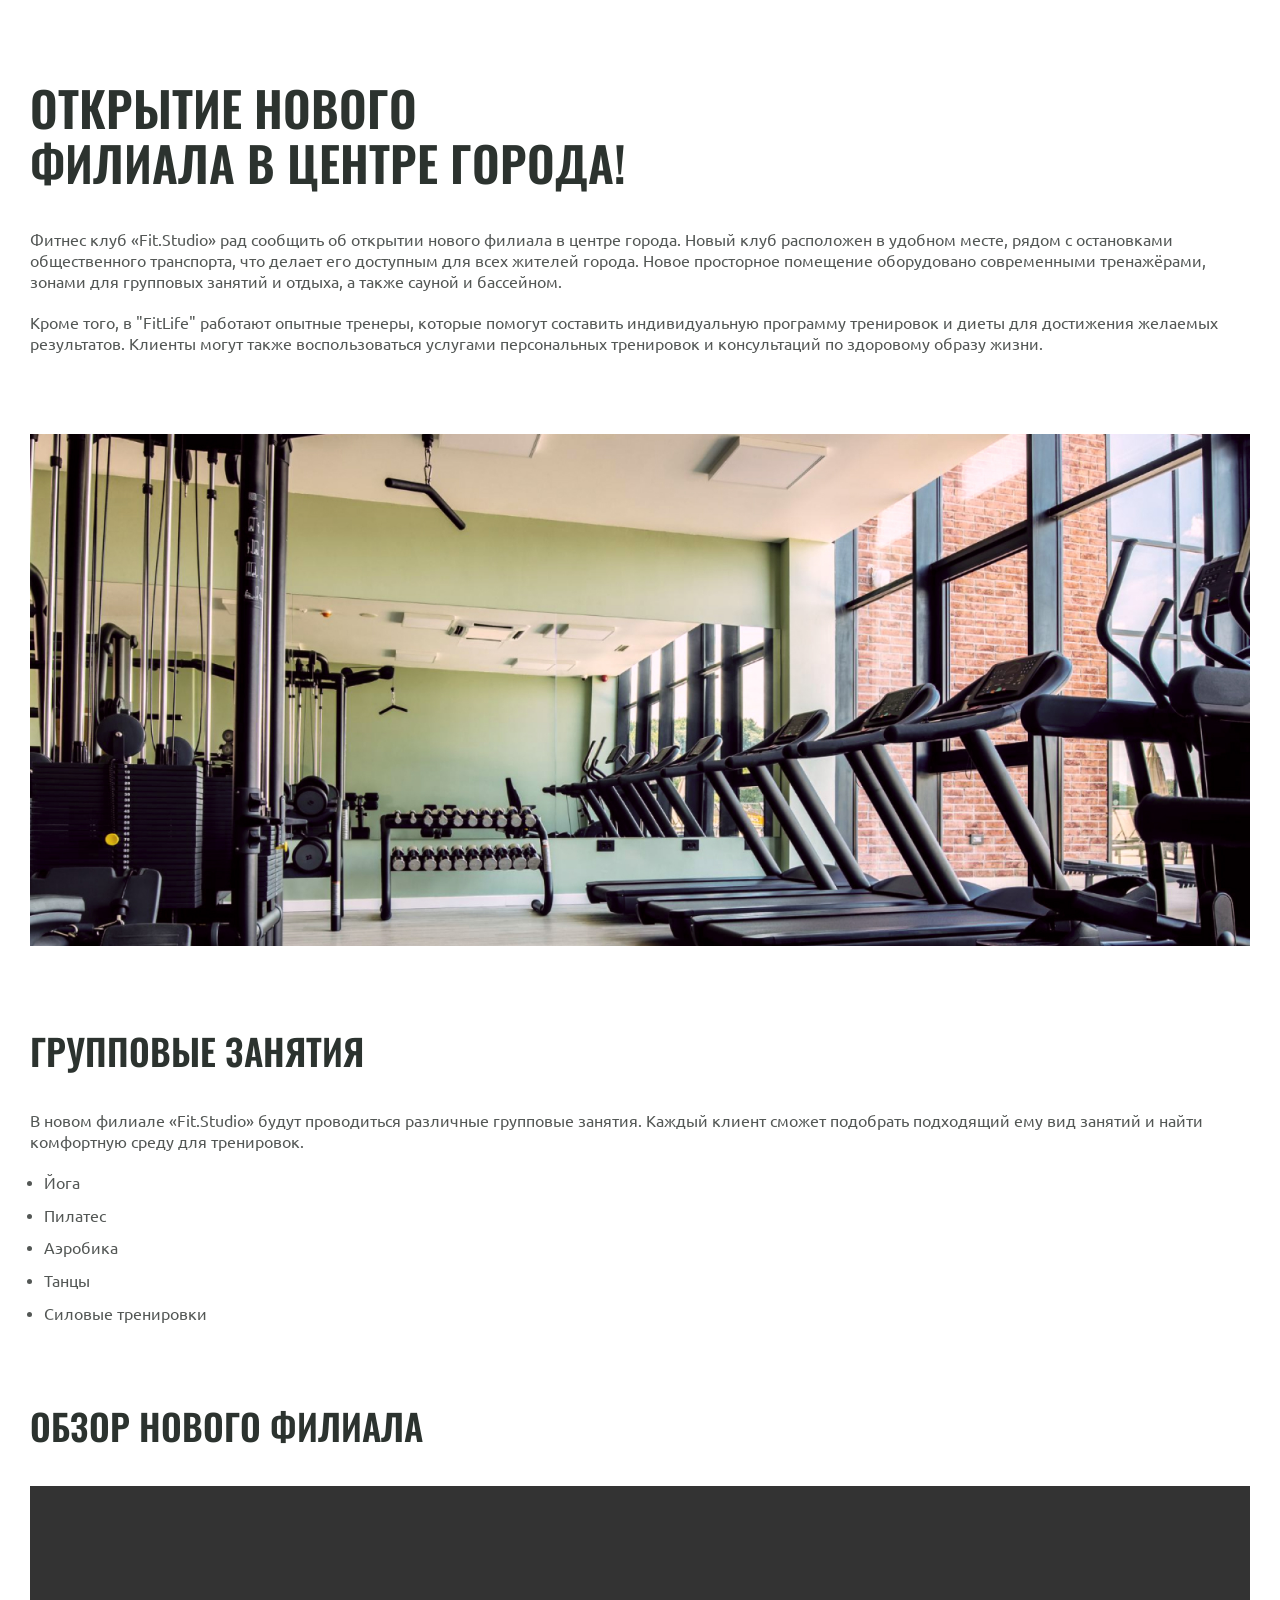
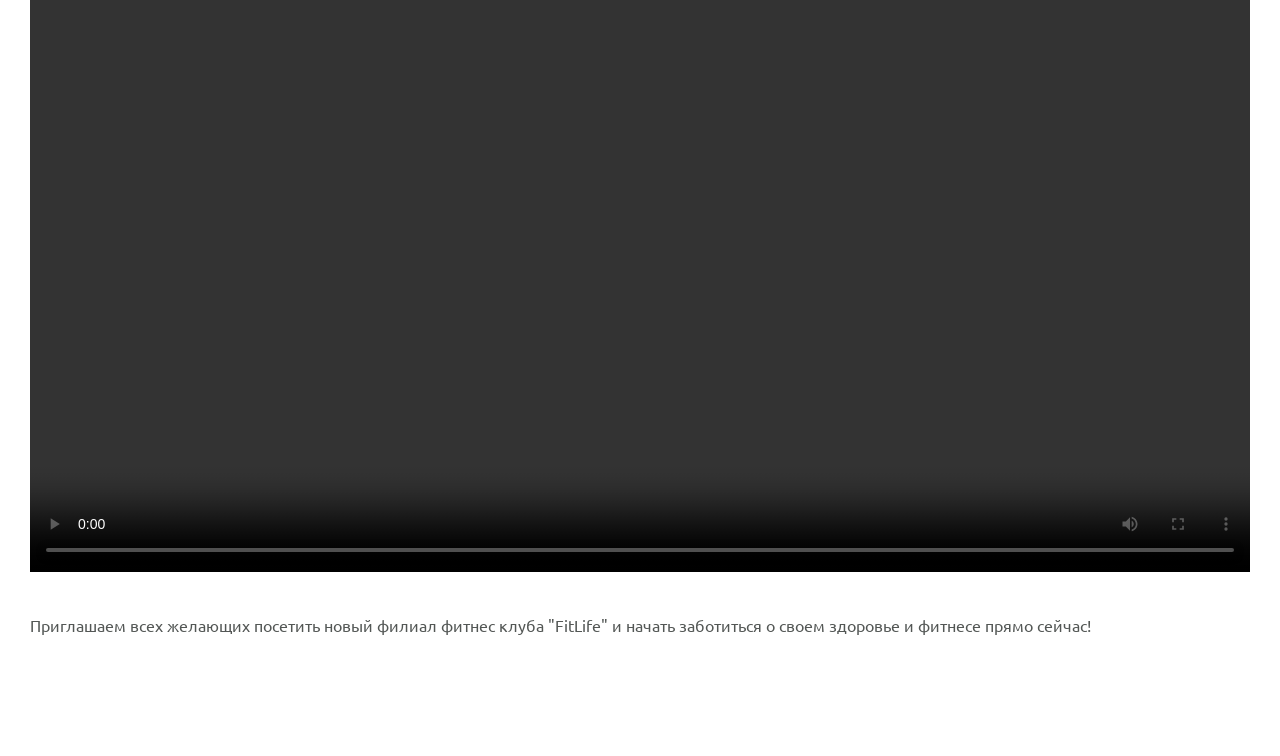
<file: fit-studio-work/article.html>
<!doctype html>
<html lang="ru">
  <head>
    <meta charset="UTF-8" />
    <meta name="viewport" content="width=device-width, initial-scale=1.0" />
    <title>Fit Studio - Открытие нового филиала!</title>
    <link rel="stylesheet" href="./css/normalize.css" />
    <link rel="stylesheet" href="./css/fonts.css" />
    <link rel="stylesheet" href="./css/article.css" />
  </head>
  <body>
    <article class="article">
      <div class="container">
        <section>
          <h1 class="article-title article-title-large">
            Открытие нового филиала в центре города!
          </h1>
          <p class="article-text">
            Фитнес клуб «Fit.Studio» рад сообщить об открытии нового филиала
            в центре города. Новый клуб расположен в удобном месте, рядом
            с остановками общественного транспорта, что делает его доступным
            для всех жителей города. Новое просторное помещение оборудовано
            современными тренажёрами, зонами для групповых занятий и отдыха,
            а также сауной и бассейном.
          </p>
          <p class="article-text article-text-bottom">
            Кроме того, в "FitLife" работают опытные тренеры, которые помогут
            составить индивидуальную программу тренировок и диеты для достижения
            желаемых результатов. Клиенты могут также воспользоваться услугами
            персональных тренировок и консультаций по здоровому образу жизни.
          </p>
          <img src="./images/gym-img.jpg" alt="Фото зала" class="img-gym" />
        </section>
        <section>
          <h2 class="article-title article-title-normal">Групповые занятия</h2>
          <p class="article-text">В новом филиале «Fit.Studio» будут проводиться различные групповые занятия. Каждый клиент сможет подобрать подходящий ему вид занятий и найти комфортную среду для тренировок.</p>
          <ul class="article-list article-text-bottom">
            <li class="article-item">Йога</li>
            <li class="article-item">Пилатес</li>
            <li class="article-item">Аэробика</li>
            <li class="article-item">Танцы</li>
            <li class="article-item">Силовые тренировки</li>
          </ul>
        </section>
        <section>
          <h2 class="article-title article-title-normal">Обзор нового филиала</h2>
          <video src="./videos/gym-video.mp4" class="video" controls></video>
          <p class="article-text">Приглашаем всех желающих посетить новый филиал фитнес клуба "FitLife" и начать заботиться о своем здоровье и фитнесе прямо сейчас!</p>
        </section>
      </div>
    </article>
  </body>
</html>
</file>
<file: src/style.css>
*{padding: 0;margin: 0;border: 0;}
*,*:before,*:after{-webkit-box-sizing: border-box;box-sizing: border-box;}
:focus,:active{outline: none;}
a:focus,a:active{outline: none;}
nav,footer,header,aside{display: block;}
html,body{
    height:100%;width:100%;
    font-size:100%;line-height:1;-ms-text-size-adjust:100%;-moz-text-size-adjust:100%;-webkit-text-size-adjust:100%;}
input,button,textarea{font-family:inherit;}
input::-ms-clear{display: none;}
button{cursor: pointer;}
button::-moz-focus-inner{padding:0;border:0;}
a,a:visited{text-decoration: none;}
a:hover{text-decoration: none;}
ul li{list-style: none;}
img{vertical-align: top;}
h1,h2,h3,h4,h5,h6{font-size:inherit;font-weight: inherit;}
a{color:inherit;}



body {
    font-family: "Montserrat",SansSerif;
    color: black;
}

body.overflow {
    overflow: hidden;
}



.layout {
    display: -webkit-box;
    display: -ms-flexbox;
    display: flex;
    min-height: 100vh;
}

.sidebar {
    padding: 40px 24px 40px 0;
    -ms-flex-negative: 0;
    flex-shrink: 0;
    background-color: white;
}



.content {
    -webkit-box-flex: 1;
    -ms-flex-positive: 1;
    flex-grow: 1;
    background-color: #F4F4F4;
}

.container {
    display: -webkit-box;
    display: -ms-flexbox;
    display: flex;
    -webkit-box-orient: vertical;
    -webkit-box-direction: normal;
    -ms-flex-direction: column;
    flex-direction: column;
    -webkit-box-pack: center;
    -ms-flex-pack: center;
    justify-content: center;
    -webkit-box-align: center;
    -ms-flex-align: center;
    align-items: center;
    padding: 150px 60px 80px 60px;
}


.logo {
    margin-left: 60px;
    margin-bottom: 60px;
}

.sidebar__user {
    background-color: #F4F4F4;
    padding: 20px 30px;
    margin-left: 60px;
    margin-bottom: 100px;
    border-radius: 8px;
    border: 1px solid #DADEC9;
}

.sidebar__name {
    color:#161814;
    font-size: 18px;
    font-weight: 500;
    margin-bottom: 6px;
}

.sidebar__text {
    color: #AFB1A7;
    font-size: 13px;
    font-weight: 400;
    line-height: 130%; /* 16.9px */
}

.sidebar__item {
    width: 372px;
}

.sidebar__button {
    display: -webkit-box;
    display: -ms-flexbox;
    display: flex;
    -webkit-box-align: center;
    -ms-flex-align: center;
    align-items: center;
    gap: 10px;
    padding: 20px 60px;
    margin-bottom: 12px;
    border-radius: 0px 100px 100px 0px;
    -webkit-transition: all .5s;
    -o-transition: all .5s;
    transition: all .5s;
    cursor: pointer;
    width: 90%;
    color:#161814;
    font-size: 16px;
    font-weight: 500;
}

.sidebar__button.active , .sidebar__button:hover {
    width: 100%;
    background-color: #DAF765;
}


.content__title {
    color: #161814;
    font-size: 48px;
    font-weight: 700;
    margin-bottom: 40px;
}

.content__list {
    display: -webkit-box;
    display: -ms-flexbox;
    display: flex;
    -webkit-box-align: center;
    -ms-flex-align: center;
    align-items: center;
    -ms-flex-wrap: wrap;
    flex-wrap: wrap;
    gap: 20px;
}



.content__list-item  {
    cursor: pointer;
    padding: 12px 18px;
    background-color: #fff;
    border-radius: 10px;
    border: 1px solid #DADEC9;
    -webkit-transition: all .3s;
    -o-transition: all .3s;
    transition: all .3s;
}

.content__list-item:hover,.content__list-diplom:hover {
    background-color: #AFB1A7;
}

li a {
    padding: 12px 18px;

}


.content__list-diplom {
    -webkit-transition: all .3s;
    -o-transition: all .3s;
    transition: all .3s;
    display: inline-block;
    padding: 12px 18px;
    background-color: #fff;
    border-radius: 10px;
    border: 1px solid #DADEC9;
}

.content__decor {
    display: -webkit-box;
    display: -ms-flexbox;
    display: flex;
    -webkit-box-align: center;
    -ms-flex-align: center;
    align-items: center;
}

.content__decor-text {
    color:#BEDD44;
    font-size: 36px;
    font-weight: 700;
    line-height: 110%; /* 39.6px */
}

.content__block {
    max-width: 1200px;
}

.content__block.hidden {
    display: none;
}

.content__decor-img img{
    width: 100%;
}

.burger {
    display: none;
    padding: 5px;
    position: fixed;
    top: 3%;
    right: 7%;
    width: 40px;
    height: 40px;
    background-color: #161814;
    border-radius: 50%;
    z-index: 10;
    border: 1px solid #DAF765;
}

@media (max-width: 768px) {
    .burger {
        display: block;
    }

    .sidebar {
        -webkit-transition: all .3s;
        -o-transition: all .3s;
        transition: all .3s;
        -webkit-transform: translateX(-100%);
        -ms-transform: translateX(-100%);
        transform: translateX(-100%);
        position: fixed;
        top: 0;
        left: 0;
        bottom: 0;
        z-index: 5;
    }

    .sidebar.show {
        -webkit-transform: translateX(0%);
        -ms-transform: translateX(0%);
        transform: translateX(0%);
    }

    .overlay {
        opacity: 0;
        pointer-events: none;
        -webkit-transition: all .3s;
        -o-transition: all .3s;
        transition: all .3s;
        position: absolute;
        top: 0;
        right: 0;
        left: 0;
        bottom: 0;
        z-index: 3;
        background-color: #000000e0;
    }

    .overlay.show {
        opacity: 1;
        pointer-events: all;
    }

    .container {
        padding: 40px 20px;
        min-height: 100%;
    }

    .content__decor {
        margin-top: 20px;
        -webkit-box-orient: vertical;
        -webkit-box-direction: normal;
        -ms-flex-direction: column;
        flex-direction: column;
    }
}

@media (max-width: 400px) {
    .sidebar__user {
        margin-left: 0;
    }
}
</file>
<file: fit-studio-work-later/css/fonts.css>
@font-face {
  font-family: "Ubuntu";
  src: local("Ubuntu"), url("../fonts/UbuntuLight.woff2") format("woff2");
  font-weight: 300;
  font-style: normal;
  font-display: swap;
}

@font-face {
  font-family: "Ubuntu";
  src: local("Ubuntu"), url("../fonts/UbuntuRegular.woff2") format("woff2");
  font-weight: 400;
  font-style: normal;
  font-display: swap;
}

@font-face {
  font-family: "Ubuntu";
  src: local("Ubuntu"), url("../fonts/UbuntuMedium.woff2") format("woff2");
  font-weight: 500;
  font-style: normal;
  font-display: swap;
}

@font-face {
  font-family: "Oswald";
  src: local("Oswald"), url("../fonts/OswaldMedium.woff2") format("woff2");
  font-weight: 500;
  font-style: normal;
  font-display: swap;
}

@font-face {
  font-family: "Oswald";
  src: local("Oswald"), url("../fonts/OswaldSemiBold.woff2") format("woff2");
  font-weight: 600;
  font-style: normal;
  font-display: swap;
}
</file>
<file: fit-studio-work-later/css/global.css>
html {
  font-family: Ubuntu, sans-serif;
  font-weight: 400;
}

*,
*::after,
*::before {
  box-sizing: border-box;
}

body {
  display: flex;
  flex-direction: column;
  min-height: 100vh;
  min-width: 375px;
}

h1,
h2,
h3,
h4,
h5,
h6,
p {
  margin: 0;
}

a {
  text-decoration: none;
}

img {
  max-width: 100%;
  height: auto;
  object-fit: cover;
}

.container {
  max-width: 1240px;
  margin: 0 auto; /* Это центрирование контента внутри контейнера */
  padding: 0 10px;
}

.text {
  font-family: "Ubuntu", sans-serif;
  font-weight: 400;
  font-size: 16px;
  line-height: 130%;
  color: #535755;
}

.heading {
  /* перенос сделан с помощью max width:  */
  max-width: 596px;
  font-size: 48px;
  font-family: "Oswald", sans-serif;
  font-weight: 600;
  line-height: 115%;
  text-transform: uppercase;
  color: #2c332f;
  margin-bottom: 40px;
}

.heading--medium {
  font-weight: 500;
  font-size: 24px;
  margin-bottom: 0;
  max-width: 700px;
}

.heading--normal {
  font-size: 36px;
}

a:focus-visible,
button:focus-visible,
.button:focus-visible,
summary:focus-visible {
  outline: 2px solid #3596ed;
  outline-offset: 1px;
}

details > p {
  /* выбор элементов первого уровня вложенности */
  padding: 0px 20px 20px;
}

.decor::before {
  content: "";
  position: absolute;
  z-index: -1;
  width: calc(50% - 250px);
  height: 48px;
  background: url(../images/decor-icon-large.svg) repeat-x;
}

@media (width <= 992px) {
  .container {
    max-width: 768px;
  }
}

@media (width <= 768px) {
  .container {
    max-width: 576px;
  }

  .heading {
    text-align: center;
  }

  .heading--normal {
    text-align: center;
    max-width: none;
    font-size: 40px;
  }
}
</file>
<file: fit-studio-work-later/css/header.css>
.header__inner {
  display: flex;
  justify-content: space-between;
  align-items: center;
  padding-top: 30px;
  padding-bottom: 30px;
  border-bottom: 1px solid #d3cbd9;
  gap: 10px;
}

.header__info {
  text-align: end;
  font-family: "Ubuntu";
  font-weight: 300;
  font-size: 14px;
  letter-spacing: 0.04em;
  text-transform: uppercase;
  color: #858e8a;
}

.header__info-text {
  margin-bottom: 8px;
}

.header__info-phone {
  text-transform: uppercase;
  font-weight: 500;
  font-size: 18px;
  color: #2c332f;
  transition: color 0.2s;
}

.header__info-phone:hover {
    color: #3596ed;
}
</file>
<file: fit-studio-work-later/css/index.css>
.hero {
  position: relative;
  margin-top: 80px;
}

.hero::after {
  content: "";
  position: absolute;
  bottom: 106px;
  z-index: -1;
  width: 100%;
  height: 48px;
  background: url(../images/decor-icon-large.svg) repeat-x;
}

.container-hero {
  display: flex;
  gap: 28px;
}

.hero__info {
  max-width: 492px;
}

.hero__header {
  font-family: "Oswald", sans-serif;
  font-weight: 600;
  font-size: 62px;
  line-height: 115%;
  text-transform: uppercase;
  color: #2c332f;
  margin-bottom: 40px;
}

.hero__header--accent {
  color: #3596ed;
  font-weight: 600;
}

.hero__article {
  margin-bottom: 140px;
  max-width: 439px;
}

.button {
  display: inline-block;
  padding: 19px 32px;
  width: 270px;
  height: 57px;
  font-family: "Ubuntu", sans-serif;
  font-weight: 500;
  font-size: 15px;
  line-height: 130%;
  letter-spacing: 0.02em;
  text-align: center;
  text-transform: uppercase;
  color: #fff;
  background-color: #3596ed;
  transition: opacity 0.2s background-color 0.2s;
}

.button:active {
  background-color: #1d507e;
}

.button:hover {
  opacity: 0.75;
}

.hero__images {
  position: relative;
  display: flex;
}

.hero__choose {
  position: absolute;
  top: 40px;
  left: 50%;
  transform: translateX(-50%);
  border: 1px solid #535755;
  padding: 22px;
  max-width: 161px; /* +1px из-за border */
  min-height: 86px;
  text-align: center;
  background: rgba(255, 255, 255, 0.9);
}

.section {
  margin-bottom: 140px;
}

.news__title {
  max-width: 492px;
}

.news__cards {
  display: flex;
  gap: 28px;
}

.news__article {
  display: flex;
  flex-direction: column;
  flex: 1 1 25%;
  max-width: 284px;
  background-color: #fff;
  border: 1px solid #d3cbd9;
  overflow: hidden;
}

.news__image {
  display: block;
}

.news__article-info {
  padding: 20px 20px 0px;
  margin-bottom: 12px;
}

.news__article-date {
  display: inline-block;
  margin-bottom: 8px;
}

.news__article-footer {
  padding: 0px 20px 20px;
  margin-top: auto; /* в flex: column или row элементах прижимает элемент максимально вниз */
}

.news__article-text {
  color: #2c332f;
}

.news__article-link {
  display: inline-flex;
  align-items: center;
  gap: 8px;
  font-family: "Ubuntu", sans-serif;
  font-weight: 400;
  font-size: 16px;
  line-height: 130%;
  color: #3596ed;
}

.news__article-link::after {
  content: "";
  display: inline-block;
  width: 22px;
  height: 9px;
  background-image: url(../images/arrow-right-icon.svg);
  transition: transform 0.2s;
}

.news__article-link:hover::after {
  transform: translateX(3px);
}

.faq {
  position: relative;
}

.faq::before {
  top: 215px;
}

.faq__container {
  display: flex;
  align-items: flex-start;
  gap: 28px;
}

.faq__accordion-details {
  margin-bottom: 20px;
  border-block: 1px solid #d3cbd9;
  /* border-block создаёт границы сверху и снизу */
}

.faq__accordion-details:last-child {
  margin-bottom: 0;
}

.faq__accordion-summary {
  display: flex;
  align-items: center;
  justify-content: space-between;
  gap: 10px;
  list-style: none;
  padding: 20px;
  cursor: pointer;
  user-select: none;
}

.faq__accordion-summary::-webkit-details-marker {
  display: none;
}

.faq__accordion-summary::after {
  content: "";
  display: inline-block;
  flex-shrink: 0;
  width: 17px;
  height: 22px;
  background: url("../images/arrow-down-icon.svg") no-repeat center;
}

/* [] обозначают селектор по атрибуту */
.faq__accordion-details[open] .faq__accordion-summary::after {
  transform: rotate(180deg);
}

@media (width <= 1440px) {
  .hero__image--girl,
  .hero__image--man {
    width: 50%;
  }
}

@media (width <= 992px) {
  .section {
    margin-bottom: 80px;
  }

  .container-hero {
    flex-direction: column;
    align-items: center;
  }

  .hero::after {
    display: none;
  }

  .heading {
    text-align: center;
    max-width: none;
  }

  .hero__info {
    text-align: center;
  }
  /* initial берёт стандартные значения у браузера, inherit берёт значения у ближайшего родителя у которого это значение есть  */

  .hero__header {
    font-size: 52px;
  }

  .hero__article {
    max-width: inherit;
    margin-bottom: 30px;
  }

  .news__cards {
    flex-wrap: wrap;
    justify-content: center;
    gap: 20px;
  }

  .news__article {
    flex-basis: 50%;
    max-width: 350px;
  }

  .news__image {
    width: auto;
  }

  .faq__container {
    flex-direction: column-reverse;
    align-items: center;
  }

  .faq::before {
    display: none;
  }
}

@media (width <=768px) {
  .hero__header {
    font-size: 48px;
  }

  .news__article {
    flex-basis: 100%;
    max-width: 400px;
  }

  .news__title {
    max-width: none;
    text-align: center;
    margin-bottom: 50px;
  }

  .article-title-medium {
    text-align: initial;
    font-size: 22px;
  }

  .faq__accordion-details {
    min-width: auto;
  }
}

@media (width <=576px) {
  .section {
    margin-bottom: 60px;
  }

  .article-title {
    font-size: 28px;
  }

  .hero {
    margin-top: 40px;
  }

  .hero__info {
    max-width: 410px;
  }

  .hero__header {
    font-size: 32px;
    margin-bottom: 30px;
  }

  .hero__choose {
    padding: 10px;
    font-size: 14px;
    max-width: 125px;
    min-height: auto;
  }

  .article-title-medium {
    font-size: 18px;
  }
}
</file>
<file: fit-studio-work-later/css/footer.css>
.footer {
  padding-top: 60px;
  padding-bottom: 40px;
  margin-top: auto; /* будет красиво прижиматься к концу страницы */
  background-image: linear-gradient(
    90deg,
    rgba(73, 169, 255, 0.2) 0%,
    rgba(252, 124, 217, 0.2) 100%
  );
  text-align: center;
}

.footer__section-top {
  border-bottom: 1px solid #d9d9d9;
  padding-bottom: 40px;
  margin-bottom: 40px;
}

.footer__logo {
  display: inline-block;
  margin-bottom: 40px;
}

.footer__menu {
  display: flex;
  list-style: none;
  margin: 0;
  padding: 0;
  gap: 60px;
  justify-content: center;
  align-items: center;
}

.footer__menu-link {
  font-family: "Ubuntu";
  font-weight: 400;
  font-size: 16px;
  line-height: 130%;
  color: #535755;
  transition: color 0.2s;
}

.menu a:hover {
  color: #3596ed;
}

.copyright {
  font-family: "Ubuntu", sans-serif;
  font-weight: 400;
  font-size: 14px;
  letter-spacing: 0.04em;
  color: #858e8a;
}

/* 1200px - 992px - 768px - 576px - 375px    - 320px  */

@media (max-width: 768px)  {
  .footer__menu {
    flex-direction: column;
    gap: 25px
  }
}

@media (width <= 576px) {
  .footer {
    padding-top: 40px;
  }
}
</file>
<file: form-homework/style/style.css>
* {
    box-sizing: border-box;
    font-family: sans-serif;
}

input, textarea, button {
    display: block;
}

.checkbox {
    display: inline;
    margin-bottom: 15px;
    cursor: pointer;
}

.form {
    border: 1px solid #5c5b5b ;
    border-radius: 8px;
    max-width: 350px;
    max-height: 600px;
    padding: 5px 15px 15px 20px ;   
}

.form-group-title {
    display: block;
    margin-top: 10px;
    margin-bottom: 15px;
    font-weight: 700;
    font-size: larger;
}

.form-group {
    border: none;
    padding: 0px;
    margin: 0px;
}

textarea {
    max-height: 200px ;
    resize: vertical;
}

.input-zone {
    margin-top: 3px;
    margin-bottom: 15px ;
    border: 1px solid;
    border-radius: 5px;
    min-width: 250px;
    min-height: 22px;
    padding-left: 8px;
}

.button {
    border: 1px solid #fff;
    cursor: pointer;
    border-radius: 5px;
    padding: 3px 8px;
}
</file>
<file: form-styles/style/style.css>
* {
  box-sizing: border-box;
  font-family: sans-serif;
}

body {
  scroll-behavior: smooth;
  display: flex;
  justify-content: center;
  align-items: center;
  min-height: 100vh;
}

input,
textarea,
button {
  display: block;
}

.form {
  border: 1px solid #5c5b5b;
  border-radius: 8px;
  max-width: 450px;
  width: 100%;
  max-height: 600px;
  padding: 20px 30px 30px 20px;
}

.label,
.input-zone {
  width: 100%;
}

.form-group-title {
  display: block;
  margin-bottom: 15px;
  font-weight: 700;
  font-size: larger;
}

.form-group {

  border: none;
  padding: 0px;
  margin: 0px;
  margin-bottom: 16px;
}

textarea {
  max-height: 200px;
  resize: vertical;
}

.checkbox-label {
  padding-left: 22px;
}

.checkbox {
  position: absolute;
  outline: none;
  appearance: none; /* сброс внешнего вида элемента */
  display: inline;
  margin-bottom: 15px;

  /* accent-color: #bd2fdaf5 ; */
}

.checkbox:checked::after{
    background: url("../img/check-icon.svg") no-repeat center, #bd2fdaf5 ;
    
}

.checkbox::after {
  content: "";
  position: absolute;
  margin-left: -22px;
  width: 14px;
  height: 14px;
  border: 1px solid #333;
  border-radius: 4px;
  cursor: pointer;
}

.input-zone {
  margin-top: 10px;
  margin-bottom: 20px;
  border: 1px solid;
  border-radius: 5px;
  min-width: 250px;
  min-height: 32px;
  padding-left: 8px;
}

.button {
  border: 1px solid #14141425;
  cursor: pointer;
  border-radius: 5px;
  padding: 6px 12px;
  color: #fff;
  text-shadow: 1px 1px 3px #5c5b5b;
  background-color: #bd2fdaf5;
  transition:
    box-shadow 0.2s,
    opacity 0.6s;
}

.button:hover {
  opacity: 0.5;
  /* background-color: #d65deebb; */
  box-shadow: 1px 2px 3px #35353554;
}

.button:disabled {
  opacity: 0.2;
  cursor: not-allowed;
}

.button:not(:disabled):active {
  background-color: #6b0780bb;
}

.input-zone:focus-visible,
.button:focus-visible,
.checkbox:focus-visible::after {
  outline: 3px outset #bd2fdaf5;
  outline-offset: 2px;
}

.input-zone:disabled {
  opacity: 0.2;
}
</file>
<file: Grid-homework/css/style.css>
* {
    box-sizing: border-box;
}

body {
    min-height: 370px;
    margin: 0;    
}

.wrapper {
    display: grid;
    grid-template-columns: repeat(12, 1fr);
    min-height: 100vh;
}

.container {
    max-width: 1080px;
    padding: 20px 0;
    margin: 0 auto;
}

.main .container {
    display: grid;
    grid-template-columns: repeat(auto-fit, minmax(220px, 1fr));
    grid-template-rows: repeat(2, 300px);
    grid-auto-rows: 300px;
    gap: 15px;
}

.article {
    background-color: #ff7b00;
}

.header {
    background-color: #f00909;
    grid-column: 1 / 12 span;
    min-height: 80px;
}

.aside {
    background-color: #e7eb0e;
    grid-column: 1 / 2 span  ;
}

.main {
    background-color: #25a12b;
    grid-column: 3 / 11 span ;
    padding: 0 25px;
}

.footer {
    background-color: #2527a1;
    grid-column: 13 span;
    min-height: 120px;

}


@media (width<=1200px) {
    .aside {
        grid-column: 3 span;
    }

    .main {
        grid-column: 9 span;
    }
    
}

@media (width<=767px) {
    .aside {
        display: none;
    }

    .main {
        grid-column: 12 span;
    }
    
}
</file>
<file: grid/css/style.css>
* {
	box-sizing: border-box;
}

body {
	min-width: 375px;
	margin: 0;
}

.container {
	max-width: 1280px;
	padding: 0 15px;
	margin: 0 auto;
}

.wrapper {
	display: grid;
	grid-template-columns: repeat(12, 1fr);
	min-height: 100vh;
}

.header {
	grid-column: 1 / 13;
	background-color: #f00;
	min-height: 100px;
}

.aside {
	grid-column: 1 / 2 span;
	background-color: #e2e20d;
}

.main {
	grid-column: 3 / 13 ;
	background-color: #31bb0a;
	padding-top: 30px;
	padding-bottom: 30px;
}

.main .container {
	display: grid;
	grid-template-columns: repeat(auto-fit, minmax(200px, 1fr));
	grid-template-rows: repeat(2, 250px);
	grid-auto-rows: 250px;
	gap: 15px;
}

.article {
	background-color: #de6e05;
	min-height: 200px;
}

.footer {
	background-color: #0b2fe2;
	min-height: 250px;
	grid-column: 13 span;
}

@media (width<=1200px) {
	.aside {
		grid-column: 1 / 3 span;
	}

	.main {
		grid-column: 4 / 13;
	}
	
}

@media (width<=767px) {
	.aside {
		display: none;
	}

	.main {
		grid-column-start: 1 ;
	}
	
}
</file>
<file: table-homework/style/style.css>
* {
    box-sizing: border-box;
    font-family: sans-serif;
}

table {
    border-spacing: 0;
    margin: 20px;
    font-weight: 500;
    text-align: center;
}

td, th, caption {
    border: 1px solid #000;
    border-collapse: collapse; 

}

caption {
    border-bottom: none;
    font-weight: 700;
    font-size: large;
}

.free {
    color: red;
    font-weight: 600;
}
</file>
<file: fit-studio-pseudo/css/fonts.css>
@font-face {
  font-family: "Ubuntu";
  src: local("Ubuntu"), url("../fonts/UbuntuLight.woff2") format("woff2");
  font-weight: 300;
  font-style: normal;
  font-display: swap;
}

@font-face {
  font-family: "Ubuntu";
  src: local("Ubuntu"), url("../fonts/UbuntuRegular.woff2") format("woff2");
  font-weight: 400;
  font-style: normal;
  font-display: swap;
}

@font-face {
  font-family: "Ubuntu";
  src: local("Ubuntu"), url("../fonts/UbuntuMedium.woff2") format("woff2");
  font-weight: 500;
  font-style: normal;
  font-display: swap;
}

@font-face {
  font-family: "Oswald";
  src: local("Oswald"), url("../fonts/OswaldMedium.woff2") format("woff2");
  font-weight: 500;
  font-style: normal;
  font-display: swap;
}

@font-face {
  font-family: "Oswald";
  src: local("Oswald"), url("../fonts/OswaldSemiBold.woff2") format("woff2");
  font-weight: 600;
  font-style: normal;
  font-display: swap;
}
</file>
<file: fit-studio-pseudo/css/article.css>
html {
  font-family: Ubuntu, sans-serif;
  font-weight: 400;
}

body * {
  box-sizing: border-box;
}
h1,
h2,
h3,
h4,
h5,
h6,
p {
  margin: 0;
}

.container {
  max-width: 1240px;
  margin: 0 auto;
  /* Это центрирование контента внутри контейнера */
  padding: 0 10px;
}f

.article {
  padding-top: 80px;
  margin-bottom: 120px;
}

.article-title {
  /* перенос сделан с помощью max width:  */
  max-width: 596px;
  font-family: "Oswald", sans-serif;
  font-weight: 600;
  line-height: 115%;
  text-transform: uppercase;
  color: #2c332f;
  margin-bottom: 40px;
}

.article-title-large {
  font-size: 48px;
}

.article-title-normal {
  font-size: 36px;
}

.article-text {
  margin-bottom: 20px;
  font-family: Ubuntu, sans-serif;
  font-weight: 400px;
  font-size: 16px;
  line-height: 130%;
  color: #535755;
}

.article-text-bottom {
  margin-bottom: 80px;
}

.article-img-decor-wrapper {
  position: relative;
}


.article-img-decor-wrapper::before {
  content: "";
  position: absolute;
  z-index: -1;
  background: url(../images/decor-icon.svg) ;
  width: 528px;
  height: 48px;
}

.article-img-decor-wrapper-1::before {
  top: 100px;
  left: -350px;

}

.img-gym {
  margin-bottom: 80px;
  max-width: 1220px;
  /* width 100%, иначе будет вылезать */
  width: 100%;
  height: 512;
}

.article-list {
  padding-left: 24px;
}

.article-item {
  margin-bottom: 12px;
  font-family: ubuntu, sans-serif;
  font-weight: 400;
  font-size: 16px;
  line-height: 130%;
  color: #535755;
}

.article-item::marker {
  font-size: 20px;
  color: #3596ED ;
}

.video {
  width: 100%;
  width: 1220px;
  height: 512px;
  margin-bottom: 40px;
  object-fit: cover;
}

.article-img-decor-wrapper-2::before {
  top: 409px;
  right: -350px;
}

.decor-play {
  display: flex;
  align-items: center;
  justify-content: center;
  width: 60px;
  height: 60px;
  background-color: #3596ED ;
  border-radius: 50%;
  border: none;
  position: absolute;
  top: 226px;
  left: 580px;
  cursor: pointer;
  transform: translate(-11%, -22%);
}

.img-icon {
  transform: translateX(3px);
}
</file>
<file: fit-studio-work-later/css/article.css>
.column {
  padding-top: 80px;
  margin-bottom: 120px;
}

.article {
  margin-bottom: 80px;
}

.article__text {
  margin-bottom: 20px;
  font-family: Ubuntu, sans-serif;
  font-weight: 400px;
  font-size: 16px;
  line-height: 130%;
  color: #535755;
}

.article__text--bottom {
  margin-bottom: 80px;
}

.decor__wrapper {
  position: relative;
}

.decor__wrapper--top::before {
  top: 100px;
  left: -350px;
}

.article__list {
  padding-left: 24px;
}

.article__list-item {
  margin-bottom: 12px;
  font-family: ubuntu, sans-serif;
  font-weight: 400;
  font-size: 16px;
  line-height: 130%;
  color: #535755;
}

.article__list-item::marker {
  font-size: 20px;
  color: #3596ed;
}

.decor__wrapper--bottom::before {
  top: 328px;
  right: -350px;
}

.video {
  display: block;
  max-width: 100%;
  width: 1220px;
  height: 512px;
  margin-bottom: 40px;
  object-fit: cover;
}

.decor__play {
  display: flex;
  align-items: center;
  justify-content: center;
  width: 60px;
  height: 60px;
  background-color: #3596ed;
  border-radius: 50%;
  border: none;
  position: absolute;
  top: 226px;
  left: 580px;
  cursor: pointer;
  transform: translate(-11%, -22%);
  transition: opacity 0.2s;
}

.decor__play-icon {
  transform: translateX(2px);
}

.decor__play:hover {
  opacity: 0.8;
}

@media (width <=1440px) {
  .video {
    height: auto;
  }

  .decor__play {
    display: none;
  }

  .decor::before {
    display: none;
  }
}

@media (width <=768px) {
  .article {
    margin-bottom: 30px;
  }

  .column {
    padding-top: 60px;
  }

  .article__image {
    margin-bottom: 60px;
  }

  .article__text--bottom {
    margin-bottom: 60px;
  }
}

@media (width <=576px) {
  .article__image {
    margin-bottom: 0px;
  }

  .heading {
    font-size: 30px;
  }
}

@media (width <=375px) {
  .header__inner {
    gap: 0px;
  }

  .column {
    margin-bottom: 40px;
  }
}
</file>
<file: fit-studio-work/css/fonts.css>
@font-face {
  font-family: "Ubuntu";
  src: local("Ubuntu"), url("../fonts/UbuntuLight.woff2") format("woff2");
  font-weight: 300;
  font-style: normal;
  font-display: swap;
}

@font-face {
  font-family: "Ubuntu";
  src: local("Ubuntu"), url("../fonts/UbuntuRegular.woff2") format("woff2");
  font-weight: 400;
  font-style: normal;
  font-display: swap;
}

@font-face {
  font-family: "Ubuntu";
  src: local("Ubuntu"), url("../fonts/UbuntuMedium.woff2") format("woff2");
  font-weight: 500;
  font-style: normal;
  font-display: swap;
}

@font-face {
  font-family: "Oswald";
  src: local("Oswald"), url("../fonts/OswaldMedium.woff2") format("woff2");
  font-weight: 500;
  font-style: normal;
  font-display: swap;
}

@font-face {
  font-family: "Oswald";
  src: local("Oswald"), url("../fonts/OswaldSemiBold.woff2") format("woff2");
  font-weight: 600;
  font-style: normal;
  font-display: swap;
}
</file>
<file: fit-studio-work/css/article.css>
html {
  font-family: Ubuntu, sans-serif;
  font-weight: 400;
}

body * {
  box-sizing: border-box;
}
h1,
h2,
h3,
h4,
h5,
h6,
p {
  margin: 0;
}

.container {
  max-width: 1240px;
  margin: 0 auto;
  /* Это центрирование контента внутри контейнера */
  padding: 0 10px;
}

.article {
  padding-top: 80px;
  margin-bottom: 120px;
}

.article-title {
  /* перенос сделан с помощью max width:  */
  max-width: 596px;
  font-family: "Oswald", sans-serif;
  font-weight: 600;
  line-height: 115%;
  text-transform: uppercase;
  color: #2c332f;
  margin-bottom: 40px;
}

.article-title-large {
  font-size: 48px;
}

.article-title-normal {
  font-size: 36px;
}

.article-text {
  margin-bottom: 20px;
  font-family: Ubuntu, sans-serif;
  font-weight: 400px;
  font-size: 16px;
  line-height: 130%;
  color: #535755;
}

.article-text-bottom {
  margin-bottom: 80px;
}

.img-gym {
  margin-bottom: 80px;
  max-width: 1220px;
  /* width 100%, иначе будет вылезать */
  width: 100%;
  height: 512;
}

.article-list {
  padding-left: 14px ;
}

.article-item {
  margin-bottom: 12px;
  font-family: ubuntu, sans-serif;
  font-weight: 400;
  font-size: 16px;
  line-height: 130%;
  color: #535755;
}

.video {
  width: 100%;
  width: 1220px;
  height: 686px;
  margin-bottom: 40px;
}
</file>
